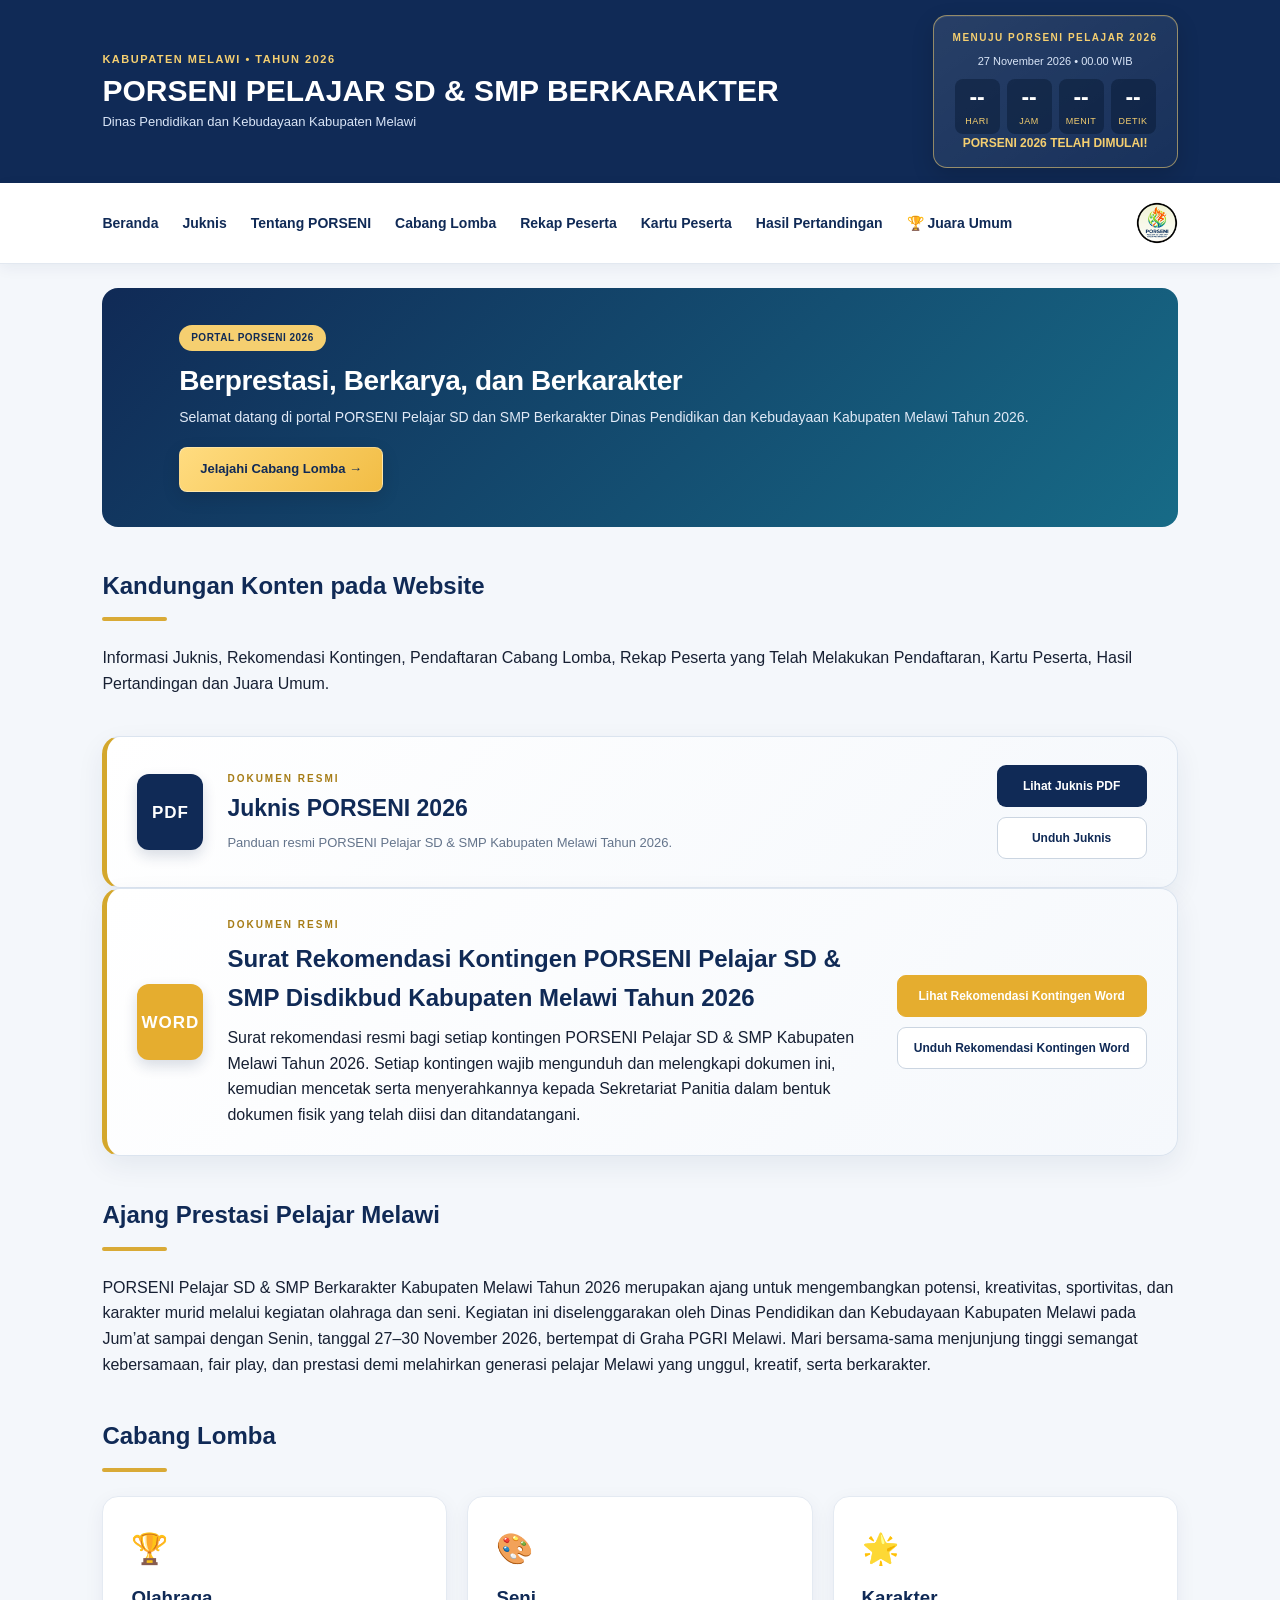
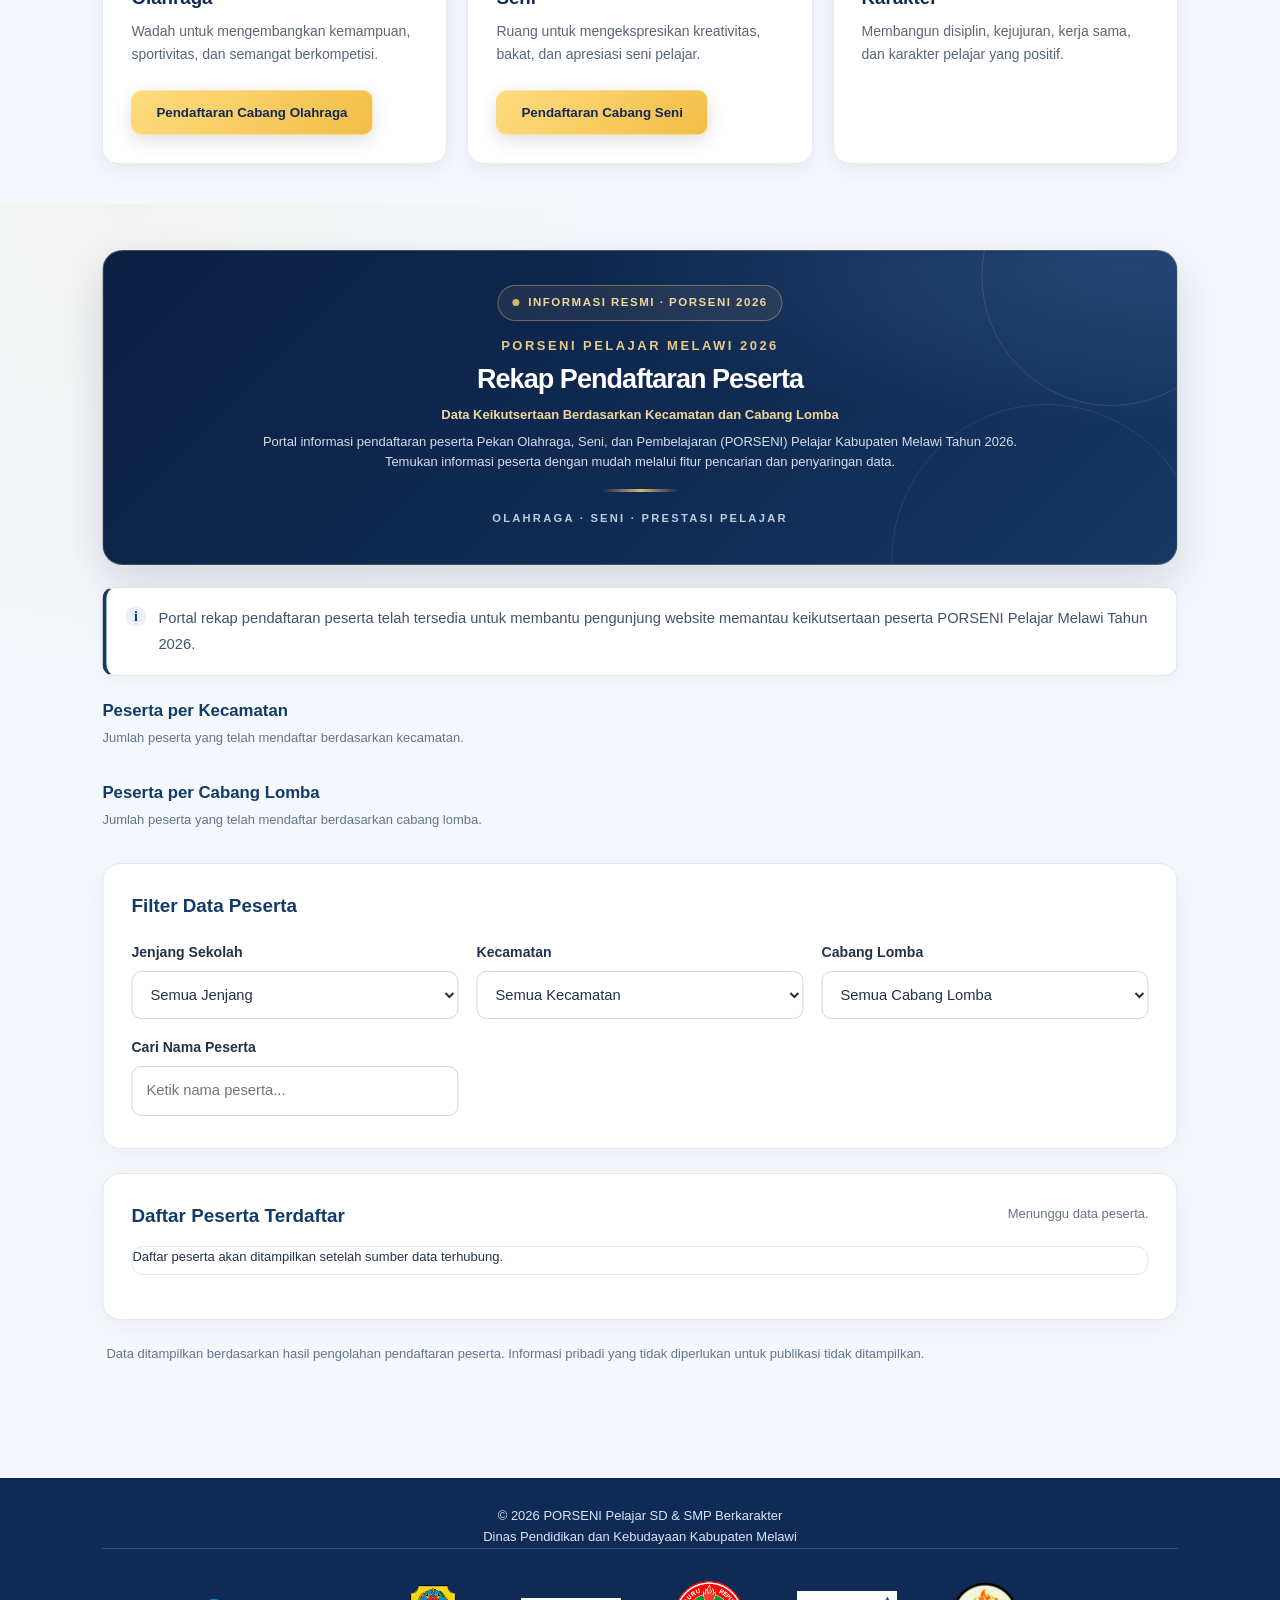
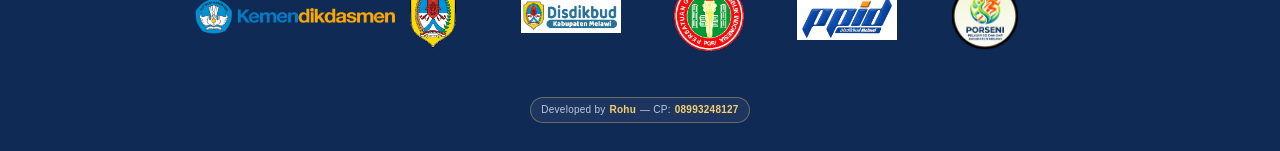
<file: index.html>
<!DOCTYPE html>
<html lang="id">
<head>
    <meta charset="UTF-8">
    <meta name="viewport" content="width=device-width, initial-scale=1.0">

    <title>PORSENI Pelajar Melawi 2026</title>

    <meta name="description" content="Portal resmi PORSENI Pelajar SD dan SMP Berkarakter Disdikbud Kabupaten Melawi Tahun 2026.">

    <link rel="stylesheet" href="logos.css">
    <style>
        * {
            margin: 0;
            padding: 0;
            box-sizing: border-box;
        }

        body {
            font-family: Arial, Helvetica, sans-serif;
            background: #f4f7fb;
            color: #172033;
            line-height: 1.6;
        }

        header {
            background: #102a56;
            color: white;
            padding: 22px 8%;
        }

        .identitas {
            font-size: 13px;
            letter-spacing: 2px;
            color: #f5cf70;
            font-weight: bold;
        }

        header h1 {
            font-size: clamp(20px, 3.2vw, 34px);
            line-height: 1.25;
            margin-top: 8px;
            overflow-wrap: anywhere;
        }

        header p {
            color: #d9e5f7;
            margin-top: 6px;
        }

        nav {
            position: sticky;
            top: 0;
            z-index: 1000;
            background: rgba(255, 255, 255, 0.96);
            backdrop-filter: blur(12px);
            padding: 15px 8%;
            display: flex;
            flex-wrap: wrap;
            align-items: center;
            gap: 24px;
            border-bottom: 1px solid #e2e8f0;
            box-shadow: 0 4px 14px rgba(16, 42, 86, 0.06);
        }

        nav a {
            position: relative;
            color: #102a56;
            text-decoration: none;
            font-weight: bold;
            font-size: 14px;
            padding: 6px 0;
            transition: color 0.25s ease;
        }

        nav a::after {
            content: "";
            position: absolute;
            left: 0;
            bottom: 0;
            width: 100%;
            height: 3px;
            background: #d9aa36;
            border-radius: 3px;
            transform: scaleX(0);
            transform-origin: left;
            transition: transform 0.25s ease;
        }

        nav a:hover {
            color: #b8860b;
        }

        nav a:hover::after {
            transform: scaleX(1);
        }

        .hero {
            margin: 32px auto;
            width: 84%;
            padding: 60px 7%;
            border-radius: 20px;
            background: linear-gradient(135deg, #102a56, #176b87);
            color: white;
        }

        .hero .label {
            display: inline-block;
            background: #f5cf70;
            color: #102a56;
            padding: 6px 14px;
            border-radius: 30px;
            font-size: 12px;
            font-weight: bold;
        }

        .hero h2 {
            font-size: 27px;
            line-height: 1.25;
            letter-spacing: -0.8px;
        }

        .hero p {
            max-width: 1100px;
            color: #e1eaf7;
            line-height: 1.7;
        }

        .tombol {
            display: inline-flex;
            align-items: center;
            justify-content: center;
            gap: 8px;
            margin-top: 25px;
            padding: 14px 24px;
            background: linear-gradient(135deg, #ffdc80, #f2bd45);
            color: #102a56;
            text-decoration: none;
            border: 1px solid rgba(255, 255, 255, 0.35);
            border-radius: 10px;
            font-weight: bold;
            box-shadow: 0 6px 18px rgba(0, 0, 0, 0.12);
            transition:
                transform 0.25s ease,
                box-shadow 0.25s ease,
                background 0.25s ease;
        }

        .tombol:hover {
            transform: translateY(-3px);
            box-shadow: 0 10px 24px rgba(0, 0, 0, 0.2);
            background: linear-gradient(135deg, #ffe7a6, #ffcf5c);
        }

        .tombol:active {
            transform: translateY(0);
        }

        .tombol:focus-visible {
            outline: 3px solid #ffffff;
            outline-offset: 4px;
        }

        .konten {
            width: 84%;
            margin: 40px auto;
        }

        .konten h2 {
            color: #102a56;
            margin-bottom: 8px;
        }

        .garis {
            width: 65px;
            height: 4px;
            background: #d9aa36;
            margin: 12px 0 24px;
            border-radius: 5px;
        }

        .kartu {
            display: grid;
            grid-template-columns: repeat(3, minmax(0, 1fr));
            gap: 20px;
        }

        .item {
            position: relative;
            overflow: hidden;
            background: #ffffff;
            padding: 28px;
            border-radius: 16px;
            border: 1px solid #e4eaf2;
            box-shadow: 0 6px 20px rgba(16, 42, 86, 0.06);
            transition:
                transform 0.3s ease,
                box-shadow 0.3s ease,
                border-color 0.3s ease;
        }

        .item::before {
            content: "";
            position: absolute;
            top: 0;
            left: 0;
            width: 100%;
            height: 4px;
            background: linear-gradient(90deg, #d9aa36, #f7df98);
            transform: scaleX(0);
            transform-origin: left;
            transition: transform 0.3s ease;
        }

        .item:hover {
            transform: translateY(-6px);
            border-color: #d9aa36;
            box-shadow: 0 16px 32px rgba(16, 42, 86, 0.12);
        }

        .item:hover::before {
            transform: scaleX(1);
        }

        .item .ikon {
            font-size: 30px;
            margin-bottom: 10px;
        }

        .item h3 {
            color: #102a56;
            margin-bottom: 8px;
        }

        .item p {
            font-size: 14px;
            color: #596579;
        }

        footer {
            margin-top: 60px;
            padding: 28px 8%;
            text-align: center;
            background: #102a56;
            color: #d9e5f7;
            font-size: 13px;
        }

        @media (max-width: 700px) {
            header {
                padding: 20px 6%;
            }

            nav {
                padding: 12px 4%;
                gap: 8px 16px;
                flex-wrap: nowrap;
                overflow-x: auto;
                white-space: nowrap;
                -webkit-overflow-scrolling: touch;
            }

            nav a {
                flex-shrink: 0;
                font-size: 13px;
            }

            .hero,
            .konten {
                width: 90%;
            }

            .hero {
                padding: 38px 7%;
                margin-top: 22px;
            }

            .kartu {
                grid-template-columns: 1fr;
            }
        }
        
        /* AREA PENDAFTARAN CABANG LOMBA */
        .area-pendaftaran {
            width: 84%;
            max-width: 100%;
            box-sizing: border-box;
            margin: 40px auto;
            padding: 28px;
            background: #f8fafc;
            border: 1px solid #e2e8f0;
            border-radius: 20px;
            scroll-margin-top: 100px;
        }

        .area-pendaftaran[hidden] {
            display: none !important;
        }

        .area-pendaftaran > h3 {
            margin: 0 0 8px;
            color: #102a56;
            font-size: clamp(20px, 3vw, 28px);
        }

        .area-pendaftaran > p {
            margin: 0 0 24px;
            color: #64748b;
            line-height: 1.7;
        }

        /* SUSUNAN KARTU RESPONSIF */
        .daftar-lomba {
            display: grid;
            grid-template-columns: repeat(3, minmax(0, 1fr));
            gap: 20px;
        }

        /* KARTU PENDAFTARAN */
        .kartu-lomba {
            position: relative;
            display: flex;
            flex-direction: column;
            align-items: flex-start;
            min-width: 0;
            padding: 24px;
            overflow-wrap: anywhere;
            background: #ffffff;
            border: 1px solid #e2e8f0;
            border-radius: 16px;
            box-shadow: 0 6px 18px rgba(16, 42, 86, 0.06);
            transition:
                transform 0.25s ease,
                box-shadow 0.25s ease,
                border-color 0.25s ease;
        }

        .kartu-lomba:hover {
            transform: translateY(-5px);
            border-color: #d9aa36;
            box-shadow: 0 14px 28px rgba(16, 42, 86, 0.12);
        }

        /* NOMOR KARTU */
        .nomor-lomba {
            display: grid;
            place-items: center;
            width: 46px;
            height: 46px;
            margin-bottom: 18px;
            color: #102a56;
            background: #fff2c9;
            border: 1px solid #f0d78e;
            border-radius: 12px;
            font-size: 16px;
            font-weight: 800;
        }

        /* LABEL KATEGORI */
        .kategori-lomba {
            margin: 0 0 8px;
            color: #a47710;
            font-size: 12px;
            font-weight: 800;
            letter-spacing: 1px;
            text-transform: uppercase;
        }

        /* NAMA LOMBA */
        .kartu-lomba h3 {
            margin: 0 0 24px;
            color: #102a56;
            font-size: 19px;
            line-height: 1.5;
        }

        /* TOMBOL PENDAFTARAN */
        .tombol-daftar {
            display: inline-flex;
            align-items: center;
            justify-content: center;
            gap: 10px;
            width: 100%;
            min-height: 46px;
            margin-top: auto;
            padding: 12px 16px;
            color: #ffffff;
            background: #102a56;
            border: 1px solid #102a56;
            border-radius: 10px;
            font-size: 14px;
            font-weight: 700;
            text-align: center;
            text-decoration: none;
            transition:
                background 0.2s ease,
                color 0.2s ease,
                border-color 0.2s ease;
        }

        .tombol-daftar:hover {
            color: #102a56;
            background: #f5d477;
            border-color: #d9aa36;
        }

        .tombol-daftar:focus-visible {
            outline: 3px solid #d9aa36;
            outline-offset: 4px;
        }

        /* TABLET */
        @media (max-width: 900px) {
            .daftar-lomba {
                grid-template-columns: repeat(2, minmax(0, 1fr));
            }

            .area-pendaftaran {
                padding: 22px;
            }
        }

        /* HP */
        @media (max-width: 560px) {
            .daftar-lomba {
                grid-template-columns: 1fr;
            }

            .area-pendaftaran {
                padding: 18px;
                border-radius: 14px;
            }

            .kartu-lomba {
                padding: 20px;
            }
        }

        /* PENGGUNA YANG MEMATIKAN ANIMASI */
        @media (prefers-reduced-motion: reduce) {
            .kartu-lomba,
            .tombol-daftar {
                transition: none;
            }

            .kartu-lomba:hover {
                transform: none;
            }
        }
        
/* ==================================================
   MOBILE ENHANCEMENT
   PORSENI PELAJAR MELAWI 2026
   ================================================== */

/* Mencegah halaman melebar secara horizontal */
html {
    scroll-behavior: smooth;
    scroll-padding-top: 90px;
}

body {
    overflow-x: clip;
}

img {
    max-width: 100%;
}

/* Tablet dan HP */
@media (max-width: 700px) {

    /* HEADER UTAMA */
    body > header {
        padding: 24px 5%;
        text-align: center;
    }

    .identitas {
        font-size: 11px;
        letter-spacing: 1.5px;
        line-height: 1.8;
    }

    header h1 {
        margin-top: 10px;
        font-size: clamp(21px, 5.5vw, 29px);
        line-height: 1.3;
        overflow-wrap: anywhere;
    }

    body > header p {
        margin-top: 10px;
        font-size: 13px;
        line-height: 1.7;
    }

    /* NAVIGASI MOBILE */
    body > nav {
        gap: 8px;
        padding: 10px 12px;
        flex-wrap: nowrap;
        overflow-x: auto;
        overflow-y: hidden;
        white-space: nowrap;
        scrollbar-width: thin;
        scrollbar-color: #d9aa36 #f1f5f9;
        -webkit-overflow-scrolling: touch;
    }

    body > nav a {
        display: inline-flex;
        flex: 0 0 auto;
        align-items: center;
        min-height: 40px;
        padding: 9px 12px;
        border-radius: 8px;
        font-size: 13px;
    }

    body > nav a:hover {
        background: #f1f5f9;
    }

    body > nav a::after {
        bottom: 2px;
        left: 12px;
        width: calc(100% - 24px);
    }

    /* LOGO NAVIGASI */
    body > nav .navbar-logo {
        padding: 4px 8px;
    }

    body > nav .navbar-logo img {
        display: block;
        width: 38px;
        height: 38px;
        object-fit: contain;
    }

    /* HERO UTAMA */
    .hero {
        width: 92%;
        margin: 22px auto;
        padding: 34px 22px;
        border-radius: 18px;
    }

    .hero .label {
        max-width: 100%;
        padding: 7px 12px;
        font-size: 11px;
        line-height: 1.6;
    }

    .hero h2 {
        margin-top: 16px;
        font-size: clamp(23px, 6vw, 30px);
        line-height: 1.3;
        letter-spacing: -0.4px;
        overflow-wrap: anywhere;
    }

    .hero p {
        margin-top: 12px;
        font-size: 14px;
        line-height: 1.85;
    }

    /* TOMBOL UTAMA */
    .tombol {
        min-height: 46px;
        max-width: 100%;
        padding: 12px 17px;
        font-size: 14px;
        line-height: 1.5;
        white-space: normal;
        text-align: center;
    }

    /* BAGIAN KONTEN */
    .konten {
        width: 92%;
        margin: 32px auto;
    }

    .konten h2 {
        font-size: clamp(21px, 5vw, 27px);
        line-height: 1.35;
    }

    .konten p {
        font-size: 14px;
        line-height: 1.85;
    }

    .garis {
        margin: 12px 0 20px;
    }

    /* KARTU OLAHRAGA, SENI, DAN KARAKTER */
    .kartu {
        grid-template-columns: 1fr;
        gap: 15px;
    }

    .item {
        padding: 23px 20px;
        border-radius: 14px;
    }

    .item .ikon {
        font-size: 28px;
    }

    .item h3 {
        font-size: 18px;
        line-height: 1.5;
    }

    .item p {
        font-size: 14px;
        line-height: 1.8;
    }

    /* AREA PILIHAN PENDAFTARAN */
    .area-pendaftaran {
        width: 92%;
        margin: 28px auto;
        padding: 22px 16px;
        border-radius: 16px;
        scroll-margin-top: 82px;
    }

    .area-pendaftaran > h3 {
        font-size: 22px;
        line-height: 1.4;
    }

    .area-pendaftaran > p {
        margin-bottom: 20px;
        font-size: 14px;
        line-height: 1.8;
    }

    .daftar-lomba {
        grid-template-columns: 1fr;
        gap: 14px;
    }

    .kartu-lomba {
        padding: 20px 17px;
        border-radius: 14px;
    }

    .nomor-lomba {
        width: 42px;
        height: 42px;
        margin-bottom: 14px;
    }

    .kartu-lomba h3 {
        margin-bottom: 18px;
        font-size: 17px;
        line-height: 1.55;
    }

    .tombol-daftar {
        min-height: 46px;
        font-size: 14px;
    }

    /* FOOTER */
    body > footer {
        margin-top: 42px;
        padding: 26px 5%;
        font-size: 12px;
        line-height: 1.8;
        overflow-wrap: anywhere;
    }

    body > footer p + p {
        margin-top: 4px;
    }
}

/* HP KECIL */
@media (max-width: 400px) {

    body > header {
        padding: 21px 16px;
    }

    .identitas {
        font-size: 10px;
        letter-spacing: 1.2px;
    }

    header h1 {
        font-size: 21px;
    }

    body > nav {
        padding: 8px 9px;
        gap: 5px;
    }

    body > nav a {
        padding: 8px 10px;
        font-size: 12px;
    }

    body > nav .navbar-logo img {
        width: 34px;
        height: 34px;
    }

    .hero {
        width: 94%;
        padding: 29px 18px;
    }

    .hero h2 {
        font-size: 23px;
    }

    .hero p {
        font-size: 13px;
    }

    .konten {
        width: 94%;
        margin: 28px auto;
    }

    .area-pendaftaran {
        width: 94%;
        padding: 18px 13px;
    }

    .kartu-lomba {
        padding: 18px 15px;
    }
}

/* Kurangi animasi jika diminta oleh perangkat pengguna */
@media (prefers-reduced-motion: reduce) {
    html {
        scroll-behavior: auto;
    }

    .tombol,
    .item,
    .kartu-lomba,
    .tombol-daftar,
    nav a {
        transition: none !important;
    }

    .item:hover,
    .kartu-lomba:hover,
    .tombol:hover {
        transform: none;
    }
}


        /* IDENTITAS PENGEMBANG DI FOOTER */
        .footer-developer {
            display: flex;
            justify-content: center;
            align-items: center;
            gap: 4px;
            flex-wrap: nowrap;
            white-space: nowrap;
            width: max-content;
            max-width: 100%;
            margin: 14px auto 0;
            padding: 5px 10px;
            border: 1px solid rgba(245, 207, 112, 0.35);
            border-radius: 999px;
            background: rgba(255, 255, 255, 0.06);
            color: #b9c8df;
            font-size: 10px;
            line-height: 1.4;
            letter-spacing: 0.25px;
        }

        .footer-developer .developer-name {
            color: #f5cf70;
            font-weight: 700;
        }

        .footer-developer a {
            color: #f5cf70;
            font-weight: 700;
            text-decoration: none;
            transition: color 0.2s ease, text-shadow 0.2s ease;
        }

        .footer-developer a:hover {
            color: #ffe8a3;
            text-decoration: underline;
            text-shadow: 0 0 8px rgba(245, 207, 112, 0.35);
        }

        .footer-developer a:focus-visible {
            outline: 2px solid #f5cf70;
            outline-offset: 3px;
            border-radius: 3px;
        }

        @media (max-width: 400px) {
            .footer-developer {
                font-size: 9px;
                padding: 5px 8px;
                gap: 3px;
            }
        }


        /* HEADER + COUNTDOWN PORSENI */
        header .header-inner {
            display: flex;
            align-items: center;
            justify-content: space-between;
            gap: 28px;
        }

        header .header-copy {
            flex: 1 1 auto;
            min-width: 0;
        }

        header .header-copy h1 {
            max-width: 100%;
        }

        .countdown-box {
            flex: 0 0 auto;
            min-width: 245px;
            padding: 14px 18px;
            border: 1px solid rgba(245, 207, 112, 0.55);
            border-radius: 14px;
            background: linear-gradient(145deg, rgba(255,255,255,.10), rgba(255,255,255,.035));
            box-shadow: 0 8px 22px rgba(0,0,0,.16), inset 0 1px 0 rgba(255,255,255,.08);
            text-align: center;
        }

        .countdown-title {
            color: #f5cf70;
            font-size: 10px;
            font-weight: 800;
            letter-spacing: 1.5px;
            text-transform: uppercase;
            margin-bottom: 7px;
        }

        .countdown-date {
            color: #d9e5f7;
            font-size: 11px;
            margin-bottom: 8px;
        }

        .countdown-timer {
            display: flex;
            justify-content: center;
            align-items: center;
            gap: 7px;
        }

        .countdown-unit {
            min-width: 45px;
            padding: 6px 5px;
            border-radius: 8px;
            background: rgba(4, 19, 43, .42);
        }

        .countdown-unit strong {
            display: block;
            color: #fff;
            font-size: 23px;
            line-height: 1.1;
            font-variant-numeric: tabular-nums;
        }

        .countdown-unit span {
            display: block;
            color: #f5cf70;
            font-size: 9px;
            margin-top: 4px;
            letter-spacing: .5px;
        }

        .countdown-status {
            color: #f5cf70;
            font-size: 12px;
            font-weight: 700;
        }

        @media (max-width: 900px) {
            header .header-inner {
                flex-direction: column;
                align-items: stretch;
                gap: 18px;
            }
            .countdown-box {
                width: min(100%, 420px);
                min-width: 0;
                margin: 0 auto;
            }
        }

        @media (max-width: 700px) {
            header .header-copy { text-align: center; }
            .countdown-box { padding: 12px 10px; }
            .countdown-unit { min-width: 42px; }
            .countdown-unit strong { font-size: 21px; }
        }

        /* =====================================================
        PORSENI 2026 — COMPACT UI REFINEMENT
        Header, Hero, dan Rekap Pendaftaran
        ===================================================== */


        /* =====================================================
        1. HEADER UTAMA — PORSENI PELAJAR
        ===================================================== */

        body > header {
            padding: 15px 8% !important;
        }

        body > header .identitas {
            font-size: 11px;
            letter-spacing: 1.5px;
            line-height: 1.4;
        }

        body > header h1 {
            font-size: clamp(22px, 2.5vw, 30px);
            line-height: 1.2;
            margin-top: 5px;
            margin-bottom: 4px;
        }

        body > header p {
            font-size: 13px;
            line-height: 1.4;
            margin-top: 4px;
        }


        /* =====================================================
        2. HERO — BERPRESTASI, BERKARYA, DAN BERKARAKTER
        ===================================================== */

        .hero {
            padding: 35px 6% !important;
            margin: 24px auto !important;
            border-radius: 16px;
        }

        .hero .label {
            padding: 5px 12px;
            font-size: 10px;
            letter-spacing: 0.5px;
        }

        .hero h2 {
            font-size: clamp(22px, 2.5vw, 28px);
            line-height: 1.25;
            letter-spacing: -0.4px;
            margin-top: 12px;
            margin-bottom: 8px;
        }

        .hero p {
            max-width: 950px;
            font-size: 14px;
            line-height: 1.6;
            margin-top: 8px;
        }

        .hero .tombol {
            margin-top: 18px;
            padding: 11px 20px;
            font-size: 13px;
            border-radius: 8px;
        }


        /* =====================================================
        3. REKAP PENDAFTARAN PESERTA
        ===================================================== */

        /* Bagian luar rekap */
        #rekap-pendaftaran {
            margin-top: 28px !important;
            margin-bottom: 28px !important;
        }

        /* Judul utama rekap */
        #rekap-pendaftaran h1,
        #rekap-pendaftaran h2 {
            font-size: clamp(20px, 2.2vw, 27px);
            line-height: 1.25;
            margin-top: 0;
            margin-bottom: 8px;
        }

        /* Label PORSENI PELAJAR MELAWI 2026 */
        #rekap-pendaftaran .label,
        #rekap-pendaftaran .section-label {
            font-size: 10px;
            letter-spacing: 1.2px;
            line-height: 1.4;
        }

        /* Jarak antar elemen rekap */
        #rekap-pendaftaran p {
            font-size: 13px;
            line-height: 1.5;
            margin-bottom: 8px;
        }


        /* =====================================================
        RESPONSIVE — TABLET DAN HP
        ===================================================== */

        @media (max-width: 700px) {

            body > header {
                padding: 18px 5% !important;
            }

            body > header h1 {
                font-size: clamp(20px, 5vw, 26px);
                line-height: 1.25;
            }

            body > header p {
                font-size: 12px;
            }

            .hero {
                padding: 28px 22px !important;
                margin: 18px auto !important;
            }

            .hero h2 {
                font-size: clamp(21px, 5.5vw, 26px);
            }

            .hero p {
                font-size: 13px;
                line-height: 1.65;
            }

            #rekap-pendaftaran {
                margin-top: 22px !important;
                margin-bottom: 22px !important;
            }

            #rekap-pendaftaran h1,
            #rekap-pendaftaran h2 {
                font-size: 21px;
            }
        }


        /* =====================================================
        HP KECIL
        ===================================================== */

        @media (max-width: 400px) {

            body > header {
                padding: 15px 14px !important;
            }

            body > header h1 {
                font-size: 20px;
            }

            .hero {
                padding: 24px 17px !important;
            }

            .hero h2 {
                font-size: 21px;
            }

            .hero p {
                font-size: 12px;
            }
        }

        /* ==========================================
        REKOMENDASI KONTINGEN PORSENI 2026
        ========================================== */

        /* Kotak ikon WORD */
        .rekomendasi-icon {
            background-color: #E5AD2F;
            color: #ffffff;
            font-size: 17px;
            font-weight: 900;
            letter-spacing: 1px;
        }

        /* Tombol Lihat Rekomendasi Kontingen Word */
        .rekomendasi-btn-primary {
            background-color: #E5AD2F;
            border-color: #E5AD2F;
            color: #ffffff;
        }

        .rekomendasi-btn-primary:hover {
            background-color: #C99420;
            border-color: #C99420;
            color: #ffffff;
        }

    </style>

<link rel="stylesheet" href="css/rekap-pendaftaran.css">

</head>

<body>

    <header>
        <div class="header-inner">
            <div class="header-copy">
                <div class="identitas">KABUPATEN MELAWI • TAHUN 2026</div>
                <h1>PORSENI PELAJAR SD &amp; SMP BERKARAKTER</h1>
                <p>Dinas Pendidikan dan Kebudayaan Kabupaten Melawi</p>
            </div>

            <aside class="countdown-box" aria-label="Hitung mundur pelaksanaan PORSENI">
                <div class="countdown-title">Menuju PORSENI PELAJAR 2026</div>
                <div class="countdown-date">27 November 2026 • 00.00 WIB</div>
                <div class="countdown-timer" id="countdown-timer">
                    <div class="countdown-unit"><strong id="countdown-days">--</strong><span>HARI</span></div>
                    <div class="countdown-unit"><strong id="countdown-hours">--</strong><span>JAM</span></div>
                    <div class="countdown-unit"><strong id="countdown-minutes">--</strong><span>MENIT</span></div>
                    <div class="countdown-unit"><strong id="countdown-seconds">--</strong><span>DETIK</span></div>
                </div>
                <div class="countdown-status" id="countdown-status" hidden></div>
            </aside>
        </div>
    </header>

    <nav>
        <a href="#beranda">Beranda</a>
        <a href="#juknis">Juknis</a>
        <a href="#tentang">Tentang PORSENI</a>
        <a href="#cabang">Cabang Lomba</a>
        <a href="#rekap-pendaftaran">Rekap Peserta</a>
        <a href="kartu-peserta-web.html">Kartu Peserta</a>
        <a href="hasil-pertandingan.html">Hasil Pertandingan</a>
        <a class="navlink" href="juara-umum.html">
        🏆 Juara Umum
        </a>
        <a href="#beranda" class="navbar-logo" aria-label="PORSENI Pelajar - Beranda">
            <img
                src="assets/logos/porseni-pelajar.png"
                alt="Logo PORSENI Pelajar"
            >
        </a>
    </nav>

    <main>
        <section class="hero" id="beranda">
            <span class="label">PORTAL PORSENI 2026</span>

            <h2>Berprestasi, Berkarya, dan Berkarakter</h2>

            <p>
                Selamat datang di portal PORSENI Pelajar SD dan SMP
                Berkarakter Dinas Pendidikan dan Kebudayaan
                Kabupaten Melawi Tahun 2026.
            </p>

            <a class="tombol" href="#cabang">
                Jelajahi Cabang Lomba →
            </a>
        </section>

                <section class="konten" id="informasi">
            <h2>Kandungan Konten pada Website</h2>

            <div class="garis"></div>

            <p>
                Informasi Juknis, Rekomendasi Kontingen, Pendaftaran Cabang Lomba, Rekap Peserta yang Telah Melakukan Pendaftaran, Kartu Peserta, Hasil Pertandingan dan Juara Umum.
            </p>
        </section>

        <!-- KARTU JUKNIS RESMI PORSENI 2026 -->
        <section class="konten juknis-section" id="juknis">
            <div class="juknis-card">
                <div class="juknis-icon" aria-hidden="true">
                    <span>PDF</span>
                </div>

                <div class="juknis-info">
                    <p class="juknis-label">DOKUMEN RESMI</p>
                    <h2>Juknis PORSENI 2026</h2>
                    <p>
                        Panduan resmi PORSENI Pelajar SD & SMP
                        Kabupaten Melawi Tahun 2026.
                    </p>
                </div>

                <div class="juknis-actions">
                    <a
                        class="juknis-btn juknis-btn-primary"
                        href="dokumen/JUKNIS%20PORSENI%20SD%20%26%20SMP%20MELAWI%202026-v2.pdf"
                        target="_blank"
                        rel="noopener"
                    >
                        Lihat Juknis PDF
                    </a>

                    <a
                        class="juknis-btn juknis-btn-secondary"
                        href="dokumen/JUKNIS%20PORSENI%20SD%20%26%20SMP%20MELAWI%202026-v2.pdf"
                        download
                    >
                        Unduh Juknis
                    </a>
                </div>
            </div>

            <!-- REKOMENDASI KONTINGEN -->
            <div class="juknis-card rekomendasi-card">

                <div class="juknis-icon rekomendasi-icon">
                    WORD
                </div>

                <div class="juknis-content">
                    <div class="juknis-label">DOKUMEN RESMI</div>

                    <h2>
                        Surat Rekomendasi Kontingen PORSENI Pelajar SD & SMP Disdikbud Kabupaten Melawi Tahun 2026
                    </h2>

                    <p>
                        Surat rekomendasi resmi bagi setiap kontingen PORSENI
                        Pelajar SD & SMP Kabupaten Melawi Tahun 2026.
                        Setiap kontingen wajib mengunduh dan melengkapi dokumen
                        ini, kemudian mencetak serta menyerahkannya kepada
                        Sekretariat Panitia dalam bentuk dokumen fisik yang
                        telah diisi dan ditandatangani.
                    </p>
                </div>

                <div class="juknis-actions">

                    <!-- LIHAT DOKUMEN WORD - VIEWER -->
                    <a
                        class="juknis-btn juknis-btn-primary rekomendasi-btn-primary"
                        href="https://docs.google.com/gview?embedded=1&url=https%3A%2F%2Fpkpgrimelawi2025-ui.github.io%2Fwebsite-porseni-pelajar-melawi%2Fdokumen%2Fsurat-rekomendasi-kontingen-porseni-2026.docx"
                        target="_blank"
                        rel="noopener noreferrer"
                    >
                        Lihat Rekomendasi Kontingen Word
                    </a>

                    <!-- UNDUH DOKUMEN WORD -->
                    <a
                        class="juknis-btn juknis-btn-secondary"
                        href="dokumen/surat-rekomendasi-kontingen-porseni-pelajar-2026.docx"
                        download="Surat-Rekomendasi-Kontingen-PORSENI-Pelajar-2026.docx"
                    >
                        Unduh Rekomendasi Kontingen Word
                    </a>

                </div>

            </div>
            <!-- AKHIR REKOMENDASI KONTINGEN -->
        </section>

        <section class="konten" id="tentang">
            <h2>Ajang Prestasi Pelajar Melawi</h2>

            <div class="garis"></div>

            <p class="narasi-porseni">
                PORSENI Pelajar SD &amp; SMP Berkarakter Kabupaten Melawi Tahun 2026 merupakan ajang untuk mengembangkan potensi, kreativitas, sportivitas, dan karakter murid melalui kegiatan olahraga dan seni. Kegiatan ini diselenggarakan oleh Dinas Pendidikan dan Kebudayaan Kabupaten Melawi pada Jum’at sampai dengan Senin, tanggal 27–30 November 2026, bertempat di Graha PGRI Melawi. Mari bersama-sama menjunjung tinggi semangat kebersamaan, fair play, dan prestasi demi melahirkan generasi pelajar Melawi yang unggul, kreatif, serta berkarakter.
            </p>
        </section>

        <section class="konten" id="cabang">
            <h2>Cabang Lomba</h2>

            <div class="garis"></div>

            <div class="kartu">

                <article class="item">
                    <div class="ikon">🏆</div>
                    <h3>Olahraga</h3>
                    <p>
                        Wadah untuk mengembangkan kemampuan,
                        sportivitas, dan semangat berkompetisi.
                    </p>
                    <button
                        type="button"
                        class="tombol"
                        onclick="bukaKategoriLomba('olahraga')"
                    >
                        Pendaftaran Cabang Olahraga
                    </button>
                </article>

                <article class="item">
                    <div class="ikon">🎨</div>
                    <h3>Seni</h3>
                    <p>
                        Ruang untuk mengekspresikan kreativitas,
                        bakat, dan apresiasi seni pelajar.
                    </p>
                    <button
                        type="button"
                        class="tombol"
                        onclick="bukaKategoriLomba('seni')"
                    >
                        Pendaftaran Cabang Seni
                    </button>
                </article>

                <article class="item">
                    <div class="ikon">🌟</div>
                    <h3>Karakter</h3>
                    <p>
                        Membangun disiplin, kejujuran, kerja sama,
                        dan karakter pelajar yang positif.
                    </p>
                </article>
            </div>
        </section>
        <!-- AREA PENDAFTARAN OLAHRAGA -->
        <div id="pendaftaran-olahraga" class="area-pendaftaran" hidden>
            <h3>Pendaftaran Cabang Olahraga</h3>
            <p>Pilih cabang olahraga yang akan diikuti.</p>
            <div id="daftar-olahraga" class="daftar-lomba"></div>
            <button
            type="button"
            class="tombol"
            onclick="kembaliKeCabangLomba()"
            >
            ← Kembali ke Cabang Lomba
            </button>
        </div>

        <!-- AREA PENDAFTARAN SENI -->
        <div id="pendaftaran-seni" class="area-pendaftaran" hidden>
            <h3>Pendaftaran Cabang Seni</h3>
            <p>Pilih cabang seni yang akan diikuti.</p>
            <div id="daftar-seni" class="daftar-lomba"></div>
            <button
            type="button"
            class="tombol"
            onclick="kembaliKeCabangLomba()"
            >
            ← Kembali ke Cabang Lomba
            </button>
        </div>
    </main>

    <div id="wadah-rekap-pendaftaran"></div>

    <footer>
        <p>
            © 2026 PORSENI Pelajar SD & SMP Berkarakter
        </p>
        <p>
            Dinas Pendidikan dan Kebudayaan Kabupaten Melawi
        </p>
        <!-- IDENTITAS DAN MITRA PENYELENGGARA -->
        <div id="wadah-logo"></div>

        <!-- KREDIT PENGEMBANG: WhatsApp dapat diklik -->
        <div class="footer-developer">
            <span>Developed by</span>
            <span class="developer-name">Rohu</span>
            <span>— CP:</span>
            <a href="https://wa.me/628993248127" target="_blank" rel="noopener noreferrer"
               aria-label="Hubungi Rohu melalui WhatsApp di 08993248127">08993248127</a>
        </div>
    </footer>


    <script>
        // Countdown menuju pembukaan PORSENI: 27 November 2026 pukul 00.00 WIB
        (function () {
            const targetDate = new Date("2026-11-27T00:00:00+07:00").getTime();
            const dayEl = document.getElementById("countdown-days");
            const hourEl = document.getElementById("countdown-hours");
            const minuteEl = document.getElementById("countdown-minutes");
            const secondEl = document.getElementById("countdown-seconds");
            const timerEl = document.getElementById("countdown-timer");
            const statusEl = document.getElementById("countdown-status");

            function updateCountdown() {
                const now = Date.now();
                const distance = targetDate - now;

                if (distance <= 0) {
                    timerEl.hidden = true;
                    statusEl.hidden = false;
                    statusEl.textContent = "PORSENI 2026 TELAH DIMULAI!";
                    return;
                }

                const days = Math.floor(distance / (1000 * 60 * 60 * 24));
                const hours = Math.floor((distance % (1000 * 60 * 60 * 24)) / (1000 * 60 * 60));
                const minutes = Math.floor((distance % (1000 * 60 * 60)) / (1000 * 60));
                const seconds = Math.floor((distance % (1000 * 60)) / 1000);

                dayEl.textContent = String(days).padStart(2, "0");
                hourEl.textContent = String(hours).padStart(2, "0");
                minuteEl.textContent = String(minutes).padStart(2, "0");
                secondEl.textContent = String(seconds).padStart(2, "0");
            }

            updateCountdown();
            setInterval(updateCountdown, 1000);
        })();
    </script>
    <script src="script.js"></script>
    <script src="js/muat-komponen.js"></script>
    <script src="js/rekap-data.js"></script>
    <script src="js/rekap-tampilan.js"></script>
    <script src="js/integrasi-rekap.js"></script>
</body>
</html>
</file>
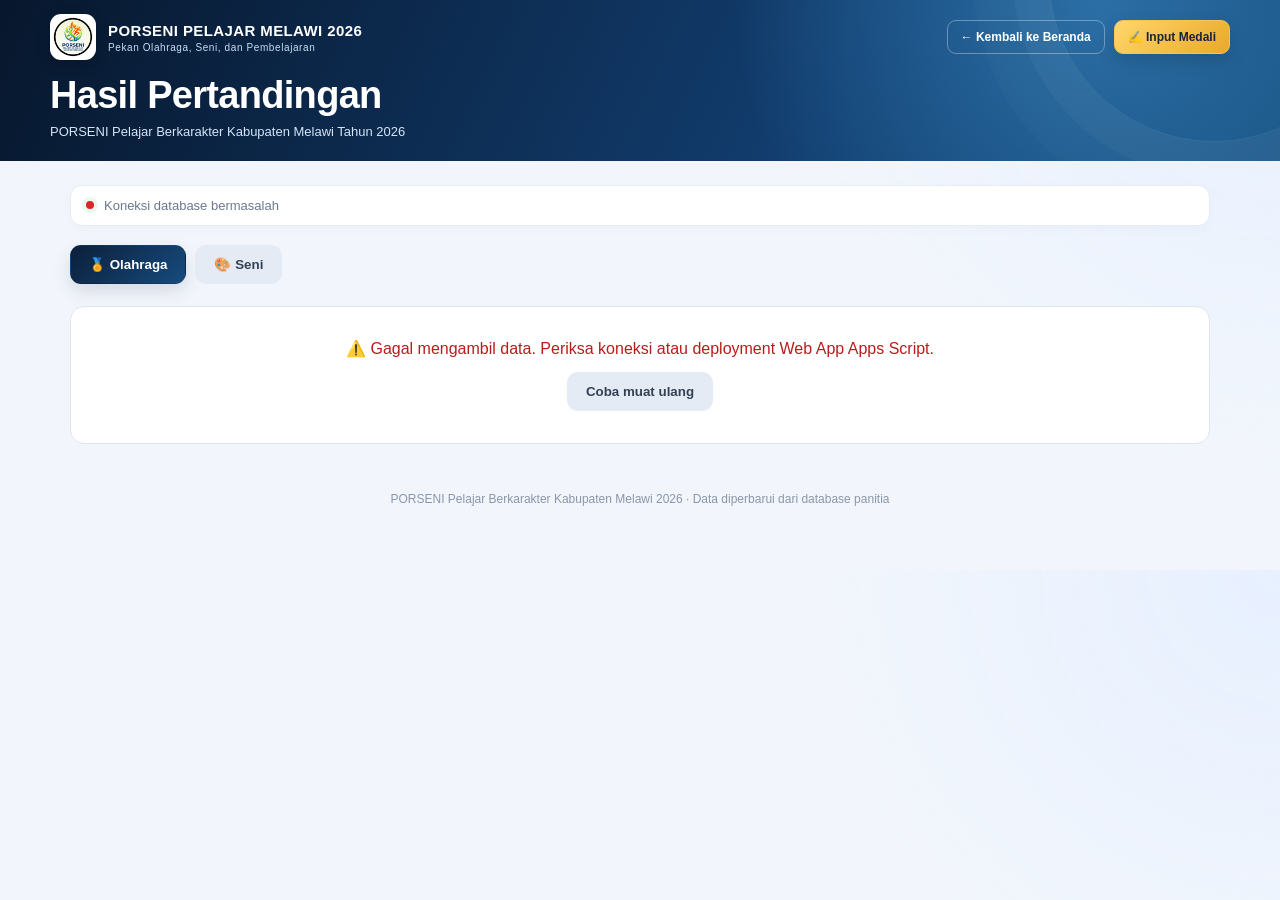
<file: hasil-pertandingan.html>
<!DOCTYPE html>
<html lang="id">
<head>
<meta charset="UTF-8"><meta name="viewport" content="width=device-width, initial-scale=1">
<meta name="theme-color" content="#102c50">
<title>Hasil Pertandingan | PORSENI Pelajar Berkarakter Melawi 2026</title>
<style>
:root{--navy:#102c50;--blue:#174b7d;--gold:#d99a16;--silver:#64748b;--bronze:#a6532b;--bg:#f2f6fc;--text:#17243a;--muted:#6b7890;--line:#dce5f0}
*{box-sizing:border-box}body{margin:0;font-family:Inter,"Segoe UI",Arial,sans-serif;background:radial-gradient(circle at top right,#e7f0ff 0,transparent 34%),var(--bg);color:var(--text)}
.wrap{max-width:1180px;margin:auto}
.topbar{color:#fff;padding:13px 20px 22px;position:relative;overflow:hidden;background:radial-gradient(circle at 86% 0%,#2b6fa6 0%,transparent 33%),linear-gradient(115deg,#07172d,#123e70 65%,#174f7d)}
.topbar:after{content:"";position:absolute;width:330px;height:330px;border:1px solid #ffffff16;border-radius:50%;right:-100px;top:-190px;box-shadow:0 0 0 35px #ffffff08,0 0 0 75px #ffffff05;pointer-events:none}
.topnav{display:flex;justify-content:space-between;align-items:center;gap:14px;margin-bottom:14px;min-height:48px;position:relative;z-index:1}
.brand{display:flex;align-items:center;gap:12px;min-width:0}.brand-logo{width:46px;height:46px;object-fit:contain;background:#fff;border-radius:11px;padding:3px;box-shadow:0 4px 14px #0003;flex-shrink:0}
.brand-text{display:flex;flex-direction:column;gap:3px}.brand-text strong{font-size:15px;letter-spacing:.4px}.brand-text span{color:#c7ddf6;font-size:10px;letter-spacing:.6px}
.navactions{display:flex;gap:9px;flex-wrap:wrap}.navlink{display:inline-flex;align-items:center;justify-content:center;color:#fff;text-decoration:none;border:1px solid #ffffff55;border-radius:9px;padding:9px 13px;font-size:12px;font-weight:800;transition:.2s;white-space:nowrap}
.navlink:hover{background:#ffffff15;transform:translateY(-1px)}.navlink.primary{background:linear-gradient(135deg,#ffd66b,#e9a92b);border-color:#f5c451;color:#17243a;box-shadow:0 7px 18px #0002}
.hero{position:relative;z-index:1}.hero h1{margin:0;font-size:clamp(27px,3vw,38px);line-height:1.1;letter-spacing:-.7px}.hero p{margin:7px 0 0;color:#d6e5f7;font-size:13px}
.content{padding:24px 20px 48px}.status{display:flex;align-items:center;gap:10px;color:var(--muted);font-size:13px;margin-bottom:19px;padding:12px 15px;background:#fff;border:1px solid #e6edf7;border-radius:12px;box-shadow:0 3px 12px #0b1f3a06}
.dot{width:8px;height:8px;border-radius:50%;background:#16a34a;box-shadow:0 0 0 4px #16a34a15;flex-shrink:0}
.tabs{display:flex;gap:9px;flex-wrap:wrap;margin-bottom:22px}.tab{border:1px solid transparent;border-radius:11px;padding:11px 18px;background:#e4ebf5;color:#334155;font-weight:800;cursor:pointer;transition:.2s}.tab:hover{transform:translateY(-1px);background:#d9e4f2}.tab.active{background:linear-gradient(135deg,#0b1f3a,#174b7d);color:#fff;box-shadow:0 7px 18px #0b1f3a20}
.section-title{display:flex;align-items:center;justify-content:space-between;gap:12px;margin:22px 0 14px}.section-title h2{margin:0;font-size:22px;letter-spacing:-.3px;font-weight:900;color:#102d50}.pill{background:#dceafe;color:#164778;border:1px solid #c6dcfa;padding:6px 11px;border-radius:30px;font-size:11px;font-weight:800;white-space:nowrap}
.grid{display:grid;grid-template-columns:repeat(3,minmax(0,1fr));gap:18px}.card{background:#fff;border:1px solid #d8e3f1;border-radius:18px;overflow:hidden;box-shadow:0 6px 22px #123e700d;transition:transform .2s,box-shadow .2s}.card:hover{transform:translateY(-4px);box-shadow:0 16px 35px #123e7020}
.cardhead{padding:15px 18px;color:#12365d;font-weight:900;font-size:15px;display:flex;align-items:center;gap:9px;background:linear-gradient(110deg,#eaf3ff,#fff);border-bottom:1px solid #dce8f6}.cardhead:before{content:"";width:5px;height:22px;border-radius:5px;background:linear-gradient(#ffc857,#f59e0b);flex-shrink:0}
.cardbody{padding:15px 16px 17px}.medals{display:grid;grid-template-columns:repeat(3,minmax(0,1fr));gap:9px}.medal{border-radius:14px;padding:10px 5px 12px;text-align:center;border:1px solid transparent;transition:transform .2s,box-shadow .2s;min-width:0}.medal:hover{transform:translateY(-3px);box-shadow:0 7px 16px #00000012}
.medal:nth-child(1){background:linear-gradient(145deg,#fff9e8,#ffedb0);border-color:#f2d27c}.medal:nth-child(2){background:linear-gradient(145deg,#fff,#e1e9f2);border-color:#cbd5e1}.medal:nth-child(3){background:linear-gradient(145deg,#fff4ec,#f5d1b8);border-color:#e5b18d}
.medal .emoji{display:flex;align-items:center;justify-content:center;min-height:74px}.medal .emoji img{width:70px;height:70px;object-fit:contain;filter:drop-shadow(0 4px 5px #0003);transition:transform .25s}.medal:hover .emoji img{transform:scale(1.08) rotate(-2deg)}
.medal strong{display:block;font-size:20px;font-weight:900;margin:3px 0 4px;color:#14243b}.medal:nth-child(1) strong,.medal:nth-child(1) small{color:#986600}.medal:nth-child(2) strong,.medal:nth-child(2) small{color:#475569}.medal:nth-child(3) strong,.medal:nth-child(3) small{color:#9a3412}
.medal small{display:block;font-size:10px;font-weight:900;letter-spacing:.6px}
.winner{font-size:13px;margin-top:10px;line-height:1.5;padding:10px 11px;border-radius:10px;border:1px solid transparent;font-weight:700;overflow-wrap:anywhere}.winner b{display:block;font-size:10px;text-transform:uppercase;letter-spacing:.65px;margin-bottom:4px}
.winner-gold{background:#fff8e5;border-color:#f4dfaa;color:#805600}.winner-silver{background:#f1f5f9;border-color:#d9e1eb;color:#475569}.winner-bronze{background:#fff1e8;border-color:#f0d0bd;color:#8f3d1b}.empty{color:#8492a6;font-style:italic;font-weight:500}
.tablewrap{overflow-x:auto;background:#fff;border:1px solid #d8e3f1;border-radius:17px;margin-top:15px;box-shadow:0 8px 25px #123e7010}table{border-collapse:collapse;width:100%;min-width:650px}
th,td{text-align:left;padding:14px 16px;border-bottom:1px solid #e4edf6;font-size:13px}th{background:linear-gradient(100deg,#12365d,#1b5687);color:#fff;font-size:11px;text-transform:uppercase;letter-spacing:.6px}
tbody tr{transition:background .18s}tbody tr:nth-child(even){background:#f5f9ff}tbody tr:hover{background:#e4f1ff}tr:last-child td{border-bottom:0}
.rank{font-weight:900;color:#1e4e7c;width:55px}.district{font-weight:900;color:#12365d}.num{text-align:center;font-weight:900}td:nth-child(3){color:#a16207}td:nth-child(4){color:#475569}td:nth-child(5){color:#9a3412}
.total{background:linear-gradient(135deg,#e0edff,#d3e5ff);font-weight:900;color:#123e70;font-size:15px}tbody tr:nth-child(1) .rank{color:#d69b00;font-size:20px}tbody tr:nth-child(2) .rank{color:#64748b;font-size:18px}tbody tr:nth-child(3) .rank{color:#b45309;font-size:18px}
.loading,.error{padding:32px;text-align:center;background:#fff;border:1px solid var(--line);border-radius:14px;color:var(--muted)}.error{color:#b91c1c}.footer{text-align:center;color:#8a96a8;font-size:12px;margin-top:32px;padding:16px}
@media(max-width:850px){.grid{grid-template-columns:repeat(2,minmax(0,1fr))}}
@media(max-width:560px){.grid{grid-template-columns:1fr}.topnav{align-items:flex-start;flex-direction:column}.navactions{width:100%}.navlink{flex:1}.hero p{font-size:12px}.content{padding:18px 12px 36px}.section-title h2{font-size:19px}.status{align-items:flex-start;flex-wrap:wrap}.brand-logo{width:40px;height:40px}.brand-text strong{font-size:12px}.brand-text span{font-size:9px}.hero h1{font-size:28px}.medal .emoji img{width:78px;height:78px}}
/* =====================================================
   RESPONSIVE DESIGN — PORSENI HASIL PERTANDINGAN
   Laptop, Tablet, HP, dan HP ukuran kecil
===================================================== */

/* Laptop dan layar sedang */
@media (max-width: 1100px) {
  .wrap {
    max-width: 100%;
    padding-left: 18px;
    padding-right: 18px;
  }

  .grid {
    grid-template-columns: repeat(2, minmax(0, 1fr));
    gap: 16px;
  }

  .medal .emoji img {
    width: 64px;
    height: 64px;
  }
}

/* Tablet */
@media (max-width: 768px) {
  .topbar {
    padding: 12px 16px 20px;
  }

  .topnav {
    flex-direction: column;
    align-items: flex-start;
    gap: 14px;
  }

  .brand-logo {
    width: 42px;
    height: 42px;
  }

  .brand-text strong {
    font-size: 13px;
  }

  .navactions {
    width: 100%;
  }

  .navlink {
    flex: 1;
    text-align: center;
    padding: 11px 10px;
  }

  .hero h1 {
    font-size: 30px;
  }

  .hero p {
    font-size: 12px;
    line-height: 1.5;
  }

  .content {
    padding: 20px 14px 35px;
  }

  .section-title h2 {
    font-size: 20px;
  }

  .cardhead {
    font-size: 14px;
  }

  .cardbody {
    padding: 12px;
  }

  .medals {
    gap: 7px;
  }

  .medal {
    padding: 8px 4px 10px;
  }

  .medal .emoji img {
    width: 58px;
    height: 58px;
  }

  .medal strong {
    font-size: 18px;
  }

  .winner {
    font-size: 12px;
    padding: 9px;
  }

  th,
  td {
    padding: 12px 10px;
    font-size: 12px;
  }
}

/* HP */
@media (max-width: 560px) {
  .wrap {
    padding-left: 12px;
    padding-right: 12px;
  }

  .topbar {
    padding: 12px 12px 18px;
  }

  .topnav {
    margin-bottom: 16px;
  }

  .brand-logo {
    width: 38px;
    height: 38px;
    border-radius: 9px;
  }

  .brand-text strong {
    font-size: 11px;
    letter-spacing: 0;
  }

  .brand-text span {
    font-size: 8px;
    letter-spacing: 0;
  }

  .navactions {
    display: grid;
    grid-template-columns: 1fr 1fr;
    gap: 8px;
  }

  .navlink {
    font-size: 11px;
    padding: 10px 6px;
    white-space: normal;
  }

  .hero h1 {
    font-size: 25px;
  }

  .hero p {
    font-size: 11px;
  }

  .content {
    padding: 16px 10px 30px;
  }

  .status {
    font-size: 11px;
    padding: 10px;
    gap: 8px;
  }

  .tabs {
    gap: 7px;
    margin-bottom: 18px;
  }

  .tab {
    padding: 10px 14px;
    font-size: 12px;
  }

  .section-title {
    align-items: flex-start;
    flex-wrap: wrap;
    margin: 18px 0 12px;
  }

  .section-title h2 {
    font-size: 18px;
  }

  /* Kartu cabang satu kolom */
  .grid {
    grid-template-columns: 1fr;
    gap: 14px;
  }

  .card {
    border-radius: 15px;
  }

  .cardhead {
    padding: 12px 14px;
    font-size: 14px;
  }

  .cardbody {
    padding: 12px;
  }

  .medals {
    grid-template-columns: repeat(3, minmax(0, 1fr));
    gap: 8px;
  }

  .medal {
    padding: 9px 4px 10px;
    border-radius: 12px;
  }

  .medal .emoji {
    min-height: 65px;
  }

  .medal .emoji img {
    width: 65px;
    height: 65px;
  }

  .medal strong {
    font-size: 18px;
  }

  .medal small {
    font-size: 9px;
  }

  .winner {
    margin-top: 8px;
    font-size: 12px;
  }

  .winner b {
    font-size: 10px;
  }

  /* Tabel dapat digeser ke kanan-kiri */
  .tablewrap {
    border-radius: 12px;
    -webkit-overflow-scrolling: touch;
  }

  table {
    min-width: 600px;
  }

  th,
  td {
    padding: 11px 10px;
    font-size: 11px;
  }

  .footer {
    font-size: 10px;
    line-height: 1.6;
    padding: 12px 4px;
  }
}

/* HP sangat kecil */
@media (max-width: 380px) {
  .brand-text strong {
    font-size: 10px;
  }

  .hero h1 {
    font-size: 22px;
  }

  .navlink {
    font-size: 10px;
  }

  .medal .emoji img {
    width: 52px;
    height: 52px;
  }

  .medal .emoji {
    min-height: 54px;
  }

  .medal strong {
    font-size: 16px;
  }

  .medal small {
    font-size: 8px;
  }

  .section-title h2 {
    font-size: 16px;
  }
}

/* Kurangi animasi bagi pengguna yang mengaktifkan reduced motion */
@media (prefers-reduced-motion: reduce) {
  *,
  *::before,
  *::after {
    animation-duration: 0.01ms !important;
    transition-duration: 0.01ms !important;
    scroll-behavior: auto !important;
  }
}
/* =========================================================
   PREMIUM COLORFUL STANDINGS TABLE
   PORSENI PELAJAR BERKARAKTER MELAWI 2026
========================================================= */

.standings-table {
  width: 100%;
  border-collapse: separate;
  border-spacing: 0;
  overflow: hidden;
  border-radius: 14px;
  background: #ffffff;
  box-shadow: 0 8px 24px rgba(15, 23, 42, 0.10);
  font-size: 14px;
  border: 1px solid #dbe3ef;
}

/* HEADER TABEL */
.standings-table thead th {
  padding: 15px 12px;
  color: #ffffff;
  text-align: center;
  font-weight: 800;
  letter-spacing: 0.4px;
  border: none;
  background: linear-gradient(135deg, #172554, #1e40af);
  vertical-align: middle;
}

/* HEADER PERINGKAT */
.standings-table thead th:first-child {
  background: linear-gradient(135deg, #312e81, #4338ca);
}

/* HEADER KECAMATAN */
.standings-table thead th:nth-child(2) {
  text-align: left;
  background: linear-gradient(135deg, #1e3a8a, #2563eb);
}

/* HEADER MEDALI EMAS */
.standings-table thead th.gold-heading {
  background: linear-gradient(135deg, #f59e0b, #d97706);
  color: #ffffff;
}

/* HEADER MEDALI PERAK */
.standings-table thead th.silver-heading {
  background: linear-gradient(135deg, #94a3b8, #64748b);
  color: #ffffff;
}

/* HEADER MEDALI PERUNGGU */
.standings-table thead th.bronze-heading {
  background: linear-gradient(135deg, #c08457, #92400e);
  color: #ffffff;
}

/* HEADER TOTAL */
.standings-table thead th.total-heading {
  background: linear-gradient(135deg, #059669, #047857);
  color: #ffffff;
}

/* ICON MEDALI HEADER */
.standings-table thead th img {
  width: 25px;
  height: 25px;
  object-fit: contain;
  vertical-align: middle;
  margin-right: 5px;
}

/* SEMUA SEL */
.standings-table tbody td {
  padding: 13px 12px;
  border-bottom: 1px solid #e2e8f0;
  text-align: center;
  font-weight: 700;
  color: #1e293b;
  transition: all 0.2s ease;
}

/* KOLOM KECAMATAN */
.standings-table tbody td:nth-child(2) {
  text-align: left;
  font-weight: 800;
}

/* =========================================================
   WARNA SELANG-SELING SETIAP BARIS
========================================================= */

/* BARIS GANJIL */
.standings-table tbody tr:nth-child(odd) td {
  background: #f0f9ff;
}

/* BARIS GENAP */
.standings-table tbody tr:nth-child(even) td {
  background: #ffffff;
}

/* BARIS GANJIL: KECAMATAN */
.standings-table tbody tr:nth-child(odd) td:nth-child(2) {
  background: #dbeafe;
  color: #1e40af;
}

/* BARIS GENAP: KECAMATAN */
.standings-table tbody tr:nth-child(even) td:nth-child(2) {
  background: #e0f2fe;
  color: #075985;
}

/* EFEK SAAT KURSOR DI ATAS BARIS */
.standings-table tbody tr:hover td {
  background: #dbeafe !important;
  color: #1e3a8a;
}

/* =========================================================
   KOLOM MEDALI BERWARNA
========================================================= */

/* KOLOM EMAS */
.standings-table tbody td.gold-column {
  background: #fff7cc;
  color: #92400e;
  font-weight: 900;
}

/* KOLOM PERAK */
.standings-table tbody td.silver-column {
  background: #e2e8f0;
  color: #334155;
  font-weight: 900;
}

/* KOLOM PERUNGGU */
.standings-table tbody td.bronze-column {
  background: #ffedd5;
  color: #9a3412;
  font-weight: 900;
}

/* KOLOM TOTAL */
.standings-table tbody td.total-column {
  background: #d1fae5;
  color: #065f46;
  font-weight: 900;
  font-size: 15px;
}

/* HOVER PADA KOLOM MEDALI */
.standings-table tbody tr:hover td.gold-column {
  background: #fde68a !important;
}

.standings-table tbody tr:hover td.silver-column {
  background: #cbd5e1 !important;
}

.standings-table tbody tr:hover td.bronze-column {
  background: #fed7aa !important;
}

.standings-table tbody tr:hover td.total-column {
  background: #a7f3d0 !important;
}

/* =========================================================
   BADGE PERINGKAT
========================================================= */

.standings-table .rank-number {
  display: inline-flex;
  align-items: center;
  justify-content: center;
  width: 34px;
  height: 34px;
  border-radius: 10px;
  font-weight: 900;
  font-size: 14px;
  background: #e0e7ff;
  color: #3730a3;
  box-shadow: 0 2px 5px rgba(0, 0, 0, 0.08);
}

/* JUARA 1 */
.standings-table tbody tr.rank-gold td {
  border-top: 2px solid #fbbf24;
  border-bottom: 2px solid #fbbf24;
}

.standings-table tbody tr.rank-gold .rank-number {
  background: linear-gradient(135deg, #facc15, #f59e0b);
  color: #78350f;
  box-shadow: 0 3px 8px rgba(245, 158, 11, 0.35);
}

/* JUARA 2 */
.standings-table tbody tr.rank-silver .rank-number {
  background: linear-gradient(135deg, #e2e8f0, #94a3b8);
  color: #1e293b;
}

/* JUARA 3 */
.standings-table tbody tr.rank-bronze .rank-number {
  background: linear-gradient(135deg, #fdba74, #c2410c);
  color: #ffffff;
}

/* =========================================================
   RESPONSIVE LAPTOP, TABLET DAN HP
========================================================= */

.standings-wrapper {
  width: 100%;
  overflow-x: auto;
  -webkit-overflow-scrolling: touch;
  border-radius: 14px;
}

.standings-table {
  min-width: 620px;
}

/* TABLET */
@media (max-width: 768px) {
  .standings-table {
    min-width: 580px;
    font-size: 13px;
  }

  .standings-table thead th {
    padding: 12px 8px;
  }

  .standings-table tbody td {
    padding: 11px 8px;
  }

  .standings-table thead th img {
    width: 22px;
    height: 22px;
  }
}

/* HP */
@media (max-width: 480px) {
  .standings-table {
    min-width: 540px;
    font-size: 12px;
  }

  .standings-table thead th {
    padding: 10px 6px;
  }

  .standings-table tbody td {
    padding: 10px 6px;
  }

  .standings-table .rank-number {
    width: 28px;
    height: 28px;
    border-radius: 8px;
    font-size: 12px;
  }

  .standings-table thead th img {
    width: 20px;
    height: 20px;
  }
}
/* =========================================================
   MODAL INPUT MEDALI - RESPONSIVE PREMIUM
========================================================= */

.admin-modal {
  position: fixed;
  inset: 0;
  z-index: 99999;
  display: none;
  align-items: center;
  justify-content: center;
  padding: 20px;
}

.admin-modal.show {
  display: flex;
}

.admin-modal-backdrop {
  position: absolute;
  inset: 0;
  background: rgba(15, 23, 42, 0.78);
  backdrop-filter: blur(6px);
  -webkit-backdrop-filter: blur(6px);
}

.admin-modal-dialog {
  position: relative;
  z-index: 2;
  display: flex;
  flex-direction: column;
  width: min(1100px, 100%);
  height: min(850px, 92vh);
  background: #ffffff;
  border-radius: 20px;
  overflow: hidden;
  box-shadow: 0 25px 80px rgba(0, 0, 0, 0.35);
  animation: adminModalShow 0.25s ease-out;
}

/* HEADER */
.admin-modal-header {
  display: flex;
  align-items: center;
  justify-content: space-between;
  gap: 15px;
  padding: 18px 24px;
  color: #ffffff;
  background: linear-gradient(135deg, #172554, #1d4ed8);
  flex-shrink: 0;
}

.admin-modal-title {
  display: flex;
  align-items: center;
  gap: 14px;
}

.admin-modal-icon {
  display: flex;
  align-items: center;
  justify-content: center;
  width: 46px;
  height: 46px;
  border-radius: 13px;
  background: rgba(255, 255, 255, 0.15);
  font-size: 25px;
}

.admin-modal-title h2 {
  margin: 0;
  font-size: 20px;
  font-weight: 800;
}

.admin-modal-title p {
  margin: 5px 0 0;
  font-size: 12px;
  opacity: 0.85;
}

.admin-modal-close {
  display: flex;
  align-items: center;
  justify-content: center;
  width: 42px;
  height: 42px;
  border: none;
  border-radius: 12px;
  background: rgba(255, 255, 255, 0.15);
  color: #ffffff;
  font-size: 30px;
  cursor: pointer;
  flex-shrink: 0;
  transition: 0.2s;
}

.admin-modal-close:hover {
  background: #ef4444;
  transform: rotate(90deg);
}

/* BODY */
.admin-modal-body {
  flex: 1;
  min-height: 0;
  background: #f8fafc;
  overflow: hidden;
}

.admin-modal-body iframe {
  display: block;
  width: 100%;
  height: 100%;
  border: none;
  background: #ffffff;
}

/* FOOTER */
.admin-modal-footer {
  display: flex;
  align-items: center;
  justify-content: space-between;
  gap: 12px;
  padding: 12px 20px;
  background: #f1f5f9;
  border-top: 1px solid #e2e8f0;
  color: #475569;
  font-size: 12px;
  flex-shrink: 0;
}

.admin-modal-footer-close {
  padding: 9px 20px;
  border: none;
  border-radius: 9px;
  background: #1e40af;
  color: #ffffff;
  font-weight: 700;
  cursor: pointer;
}

.admin-modal-footer-close:hover {
  background: #1d4ed8;
}

/* ANIMASI */
@keyframes adminModalShow {
  from {
    opacity: 0;
    transform: translateY(20px) scale(0.97);
  }

  to {
    opacity: 1;
    transform: translateY(0) scale(1);
  }
}

/* TABLET */
@media (max-width: 768px) {
  .admin-modal {
    padding: 12px;
  }

  .admin-modal-dialog {
    width: 100%;
    height: 94vh;
    border-radius: 16px;
  }

  .admin-modal-header {
    padding: 15px 18px;
  }

  .admin-modal-title h2 {
    font-size: 17px;
  }
}

/* HP */
@media (max-width: 480px) {
  .admin-modal {
    padding: 0;
  }

  .admin-modal-dialog {
    width: 100%;
    height: 100dvh;
    max-height: 100dvh;
    border-radius: 0;
  }

  .admin-modal-header {
    padding: 12px 14px;
  }

  .admin-modal-icon {
    width: 38px;
    height: 38px;
    font-size: 21px;
    border-radius: 10px;
  }

  .admin-modal-title h2 {
    font-size: 15px;
  }

  .admin-modal-title p {
    font-size: 10px;
  }

  .admin-modal-close {
    width: 36px;
    height: 36px;
    font-size: 26px;
  }

  .admin-modal-footer {
    padding: 10px 14px;
  }
}

/* KUNCI SCROLL HALAMAN SAAT MODAL TERBUKA */
body.modal-open {
  overflow: hidden;
}
</style>
</head>
<body>
<header class="topbar"><div class="wrap">
  <div class="topnav">
    <div class="brand">
      <img src="assets/logos/porseni-pelajar.png" alt="Logo PORSENI Pelajar" class="brand-logo">
      <div class="brand-text"><strong>PORSENI PELAJAR MELAWI 2026</strong><span>Pekan Olahraga, Seni, dan Pembelajaran</span></div>
    </div>
    <div class="navactions">
      <a class="navlink" href="index.html">← Kembali ke Beranda</a>
      <button class="navlink primary" type="button" onclick="openAdminModal()">
        ✍️ Input Medali
      </button>
    </div>
  </div>
  <div class="hero"><h1>Hasil Pertandingan</h1><p>PORSENI Pelajar Berkarakter Kabupaten Melawi Tahun 2026</p></div>
</div></header>

<main class="wrap content">
  <div class="status"><span class="dot" id="statusDot"></span><span id="statusText">Menghubungkan ke database hasil pertandingan…</span><span style="margin-left:auto" id="updatedAt"></span></div>
  <div class="tabs"><button class="tab active" data-kind="Olahraga">🏅 Olahraga</button><button class="tab" data-kind="Seni">🎨 Seni</button></div>
  <div id="mainContent"><div class="loading">⏳ Memuat hasil pertandingan…</div></div>
  <div class="footer">PORSENI Pelajar Berkarakter Kabupaten Melawi 2026 · Data diperbarui dari database panitia</div>
</main>

<script>
const WEB_APP_URL="https://script.google.com/macros/s/AKfycbw2Vp1HH3mKF-f43Hhy-LB4P71kHamzWoC6Jy5fzZJAbL0rmV8iF7Jg1B8m74DIx086Zg/exec";
let DATA=null,activeKind="Olahraga";

function loadResults(){
  const callbackName="hasilMedaliCallback";
  window[callbackName]=function(response){
    try{
      if(!response||response.status!=="success")throw new Error(response?.pesan||"Respons database tidak valid.");
      DATA=response;
      document.getElementById("statusText").textContent="Database terhubung · hasil terbaru berhasil dimuat";
      document.getElementById("statusDot").style.background="#16a34a";
      render();
    }catch(err){showError(err.message)}
    finally{try{delete window[callbackName]}catch(e){}}
  };
  const script=document.createElement("script");
  script.src=WEB_APP_URL+"?halaman=hasil-medali&callback="+callbackName+"&t="+Date.now();
  script.onerror=()=>showError("Gagal mengambil data. Periksa koneksi atau deployment Web App Apps Script.");
  document.head.appendChild(script);
  setTimeout(()=>{if(!DATA)showError("Data belum berhasil dimuat. Pastikan Web App Apps Script dapat diakses oleh siapa saja.")},12000);
}

function showError(message){
  document.getElementById("statusText").textContent="Koneksi database bermasalah";
  document.getElementById("statusDot").style.background="#dc2626";
  document.getElementById("mainContent").innerHTML=`<div class="error">⚠️ ${escapeHtml(message)}<br><button class="tab" style="margin-top:14px" onclick="loadResults()">Coba muat ulang</button></div>`;
}

function escapeHtml(value){
  return String(value??"").replace(/[&<>"']/g,c=>({"&":"&amp;","<":"&lt;",">":"&gt;",'"':"&quot;","'":"&#39;"}[c]));
}

function medalArray(value){
  if(Array.isArray(value)) return value.map(x=>String(x).trim()).filter(Boolean);
  if(!value) return [];
  return String(value).replace(/,/g,";").split(";").map(x=>x.trim()).filter(Boolean);
}

function medalNames(value){
  const names=medalArray(value);
  if(!names.length) return '<span class="empty">Belum ditentukan</span>';
  return escapeHtml(names.join("; "));
}

function getCabang(){
  const byLevel=DATA?.cabangJenjang?.[activeKind];
  if(byLevel){
    return Object.entries(byLevel).flatMap(([jenjang,cabangList]) =>
      (cabangList||[]).map(cabang=>({cabang,jenjang}))
    );
  }

  // Fallback agar halaman memberi informasi yang jelas
  // jika Web App belum menggunakan backend versi terbaru.
  return [];
}

function getResult(cabang,jenjang){
  return (DATA?.hasil||[]).find(x=>
    String(x.kategori||"").toLowerCase()===activeKind.toLowerCase() &&
    String(x.cabang||"").toLowerCase()===String(cabang).toLowerCase() &&
    String(x.jenjang||"").toUpperCase()===jenjang
  ) || null;
}

/* =========================================================
   MODAL INPUT MEDALI
========================================================= */

const ADMIN_URL =
  "https://script.google.com/macros/s/AKfycbw2Vp1HH3mKF-f43Hhy-LB4P71kHamzWoC6Jy5fzZJAbL0rmV8iF7Jg1B8m74DIx086Zg/exec?halaman=admin-hasil";

function openAdminModal() {
  const modal = document.getElementById("adminModal");
  const frame = document.getElementById("adminFrame");

  modal.classList.add("show");
  modal.setAttribute("aria-hidden", "false");
  document.body.classList.add("modal-open");

  if (frame.src === "about:blank") {
    frame.src = ADMIN_URL;
  }
}

function closeAdminModal() {
  const modal = document.getElementById("adminModal");

  modal.classList.remove("show");
  modal.setAttribute("aria-hidden", "true");
  document.body.classList.remove("modal-open");

  // Muat ulang hasil ketika admin menutup panel input,
  // agar perubahan terbaru langsung tampil.
  loadResults();
}

document.addEventListener("keydown", function(event) {
  if (event.key === "Escape") closeAdminModal();
});


/* =========================================================
   RENDER KARTU MEDALI DAN KLASMEN
========================================================= */

function render() {
  if (!DATA) return;

  const branches = getCabang();

  if (!DATA.cabangJenjang || typeof DATA.cabangJenjang !== "object" || !branches.length) {
    document.getElementById("mainContent").innerHTML =
      `<div class="error">
        Data konfigurasi cabang per jenjang belum tersedia.
        Pastikan HasilPertandingan.gs versi terbaru sudah disimpan
        dan Web App Apps Script sudah di-deploy ulang.
      </div>`;
    return;
  }

  const legacyCount = (DATA.hasil||[]).filter(item =>
    item.kategori === activeKind && !String(item.jenjang||"").trim()
  ).length;

  const cards = branches.map(({cabang,jenjang}) => {
    const row = getResult(cabang,jenjang) || {};

    const gold = medalArray(row.emas ?? row.Emas ?? row.gold);
    const silver = medalArray(row.perak ?? row.Perak ?? row.silver);
    const bronze = medalArray(row.perunggu ?? row.Perunggu ?? row.bronze);

    return `
      <article class="card">
        <div class="cardhead">
          ${escapeHtml(cabang)}
          <span style="margin-left:auto;background:#dceafe;color:#164778;border:1px solid #c6dcfa;padding:5px 9px;border-radius:20px;font-size:10px;font-weight:900;white-space:nowrap">
            JENJANG ${escapeHtml(jenjang)}
          </span>
        </div>

        <div class="cardbody">
          <div class="medals">

            <div class="medal medal-gold">
              <div class="emoji">
                <img src="assets/medalis/emas.png" alt="Medali Emas">
              </div>
              <strong>${gold.length || "—"}</strong>
              <small>EMAS</small>
            </div>

            <div class="medal medal-silver">
              <div class="emoji">
                <img src="assets/medalis/perak.png" alt="Medali Perak">
              </div>
              <strong>${silver.length || "—"}</strong>
              <small>PERAK</small>
            </div>

            <div class="medal medal-bronze">
              <div class="emoji">
                <img src="assets/medalis/perunggu.png" alt="Medali Perunggu">
              </div>
              <strong>${bronze.length || "—"}</strong>
              <small>PERUNGGU</small>
            </div>

          </div>

          <div class="winner winner-gold">
            <b>🥇 Peraih Emas</b>
            ${medalNames(gold)}
          </div>

          <div class="winner winner-silver">
            <b>🥈 Peraih Perak</b>
            ${medalNames(silver)}
          </div>

          <div class="winner winner-bronze">
            <b>🥉 Peraih Perunggu</b>
            ${medalNames(bronze)}
          </div>
        </div>
      </article>`;
  }).join("");

  // Klasemen backend sudah menggabungkan perolehan SD dan SMP
  // dalam kategori yang sama.
  const standings = (DATA.klasemen?.[activeKind] || []).map((d,i) => {
    const emas = Number(d.emas || d.Emas || 0);
    const perak = Number(d.perak || d.Perak || 0);
    const perunggu = Number(d.perunggu || d.Perunggu || 0);
    const district = d.kecamatan || d.kabupaten || d.nama || d.distrik || d.name || "—";
    const total = emas + perak + perunggu;

    let rankClass = "";
    if (i === 0) rankClass = "rank-gold";
    else if (i === 1) rankClass = "rank-silver";
    else if (i === 2) rankClass = "rank-bronze";

    return `
      <tr class="${rankClass}">
        <td class="rank"><span class="rank-number">${d.peringkat || i+1}</span></td>
        <td class="district">${escapeHtml(district)}</td>
        <td class="num medal-column gold-column">${emas}</td>
        <td class="num medal-column silver-column">${perak}</td>
        <td class="num medal-column bronze-column">${perunggu}</td>
        <td class="num total total-column">${total}</td>
      </tr>`;
  }).join("");

  const jenjangCount = branches.reduce((acc,item) => {
    acc[item.jenjang]=(acc[item.jenjang]||0)+1;
    return acc;
  },{});

  const countLabel = Object.entries(jenjangCount)
    .map(([level,count])=>`${count} ${level}`)
    .join(" · ");

  document.getElementById("mainContent").innerHTML = `

    <div class="section-title">
      <h2>Perolehan Medali ${activeKind}</h2>
      <span class="pill">${branches.length} kartu · ${countLabel}</span>
    </div>

    ${legacyCount ? `
      <div class="status" style="display:block;margin-bottom:16px">
        <span class="dot" style="background:#d97706"></span>
        Ada ${legacyCount} data lama kategori ${escapeHtml(activeKind)}
        yang belum memiliki jenjang. Data tersebut tidak ditampilkan
        pada kartu SD/SMP agar tidak salah pengelompokan.
      </div>
    ` : ""}

    <div class="grid">
      ${cards}
    </div>

    <div class="section-title" style="margin-top:30px">
      <h2>🏆 Klasemen Kecamatan</h2>
      <span class="pill">Akumulasi SD + SMP · Emas → Perak → Perunggu</span>
    </div>

    <div class="tablewrap">
      <table class="standings-table">
        <thead>
          <tr>
            <th class="rank-heading">Rank</th>
            <th>Kecamatan</th>
            <th class="num gold-heading">
              <img src="assets/medalis/emas.png" alt="Emas">
              <span>Emas</span>
            </th>
            <th class="num silver-heading">
              <img src="assets/medalis/perak.png" alt="Perak">
              <span>Perak</span>
            </th>
            <th class="num bronze-heading">
              <img src="assets/medalis/perunggu.png" alt="Perunggu">
              <span>Perunggu</span>
            </th>
            <th class="num total-heading"><span>Total</span></th>
          </tr>
        </thead>
        <tbody>
          ${standings || `
            <tr>
              <td colspan="6" class="empty-table">
                Belum ada data klasemen.
              </td>
            </tr>
          `}
        </tbody>
      </table>
    </div>
  `;
}

document.querySelectorAll(".tab").forEach(btn => {
  btn.addEventListener("click", () => {
    document.querySelectorAll(".tab").forEach(x=>x.classList.remove("active"));
    btn.classList.add("active");
    activeKind=btn.dataset.kind;
    render();
  });
});

loadResults();
</script>
<!-- MODAL INPUT MEDALI -->
<div id="adminModal" class="admin-modal" aria-hidden="true">
  <div class="admin-modal-backdrop" onclick="closeAdminModal()"></div>

  <div class="admin-modal-dialog" role="dialog" aria-modal="true"
       aria-labelledby="adminModalTitle">

    <div class="admin-modal-header">
      <div class="admin-modal-title">
        <span class="admin-modal-icon">🏅</span>
        <div>
          <h2 id="adminModalTitle">Input Hasil Medali</h2>
          <p>PORSENI Pelajar Berkarakter Melawi 2026</p>
        </div>
      </div>

      <button class="admin-modal-close"
              type="button"
              onclick="closeAdminModal()"
              aria-label="Tutup modal">
        &times;
      </button>
    </div>

    <div class="admin-modal-body">
      <iframe
        id="adminFrame"
        title="Formulir Admin Input Medali"
        src="about:blank"
        loading="lazy">
      </iframe>
    </div>

    <div class="admin-modal-footer">
      <span>🔒 Area Admin Panitia</span>
      <button type="button" class="admin-modal-footer-close"
              onclick="closeAdminModal()">
        Tutup
      </button>
    </div>

  </div>
</div>
</body>
</html>
</file>
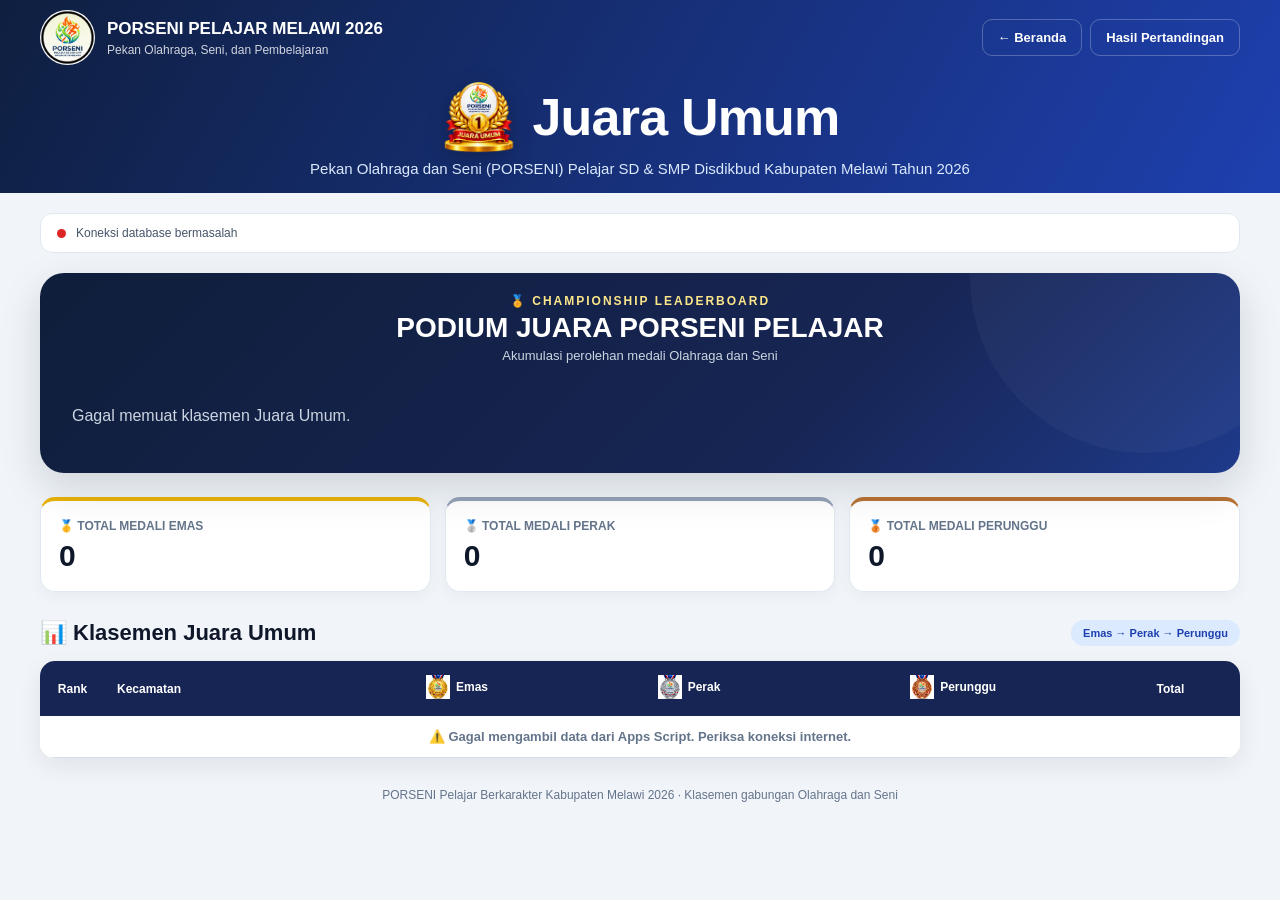
<file: juara-umum.html>
<!DOCTYPE html>
<html lang="id">
<head>
<meta charset="UTF-8">
<meta name="viewport" content="width=device-width, initial-scale=1.0">

<title>Juara Umum | PORSENI Pelajar Melawi 2026</title>

<style>
:root {
  --navy: #10244a;
  --blue: #1d4ed8;
  --gold: #f4b400;
  --silver: #94a3b8;
  --bronze: #b87333;
  --green: #059669;
  --bg: #f1f5f9;
  --text: #0f172a;
}

* {
  box-sizing: border-box;
}

body {
  margin: 0;
  font-family: "Segoe UI", Arial, sans-serif;
  background: var(--bg);
  color: var(--text);
}

/* NAVBAR */
.topbar {
  background: linear-gradient(120deg, #0f1f40, #1e40af);
  color: white;
  padding: 10px 0 16px;
}

.wrap {
  width: min(1200px, calc(100% - 32px));
  margin: auto;
}

.topnav {
  display: flex;
  align-items: center;
  justify-content: space-between;
  gap: 20px;
  flex-wrap: wrap;
}

.brand {
  display: flex;
  align-items: center;
  gap: 12px;
}

.brand-logo {
  width: 55px;
  height: 55px;
  object-fit: contain;
  border-radius: 50%;
  background: white;
}

.brand-text strong {
  display: block;
  font-size: 17px;
  font-weight: 900;
}

.brand-text span {
  display: block;
  font-size: 12px;
  opacity: .8;
  margin-top: 4px;
}

.navactions {
  display: flex;
  gap: 8px;
  flex-wrap: wrap;
}

.navlink {
  display: inline-flex;
  align-items: center;
  justify-content: center;
  text-decoration: none;
  color: white;
  border: 1px solid rgba(255,255,255,.25);
  border-radius: 10px;
  padding: 10px 15px;
  font-size: 13px;
  font-weight: 700;
  transition: .2s;
}

.navlink:hover {
  background: rgba(255,255,255,.15);
}

.navlink.active {
  background: #fbbf24;
  color: #172554;
  border-color: #fbbf24;
}

.hero {
  text-align: center;
  margin-top: 14px;
}

.hero h1 {
  display: flex;
  align-items: center;
  justify-content: center;
  gap: 16px;
  margin: 0;
  font-size: clamp(36px, 5vw, 52px);
  font-weight: 900;
  letter-spacing: -.8px;
}

.hero-trophy {
  width: clamp(54px, 6vw, 76px);
  height: clamp(54px, 6vw, 76px);
  object-fit: contain;
  flex: 0 0 auto;
  filter: drop-shadow(0 5px 10px rgba(0,0,0,.25));
}

.hero p {
  margin: 5px 0 0;
  color: #dbeafe;
  font-size: 15px;
}

/* STATUS */
.status {
  margin: 20px 0;
  padding: 12px 16px;
  background: white;
  border: 1px solid #e2e8f0;
  border-radius: 12px;
  display: flex;
  align-items: center;
  gap: 10px;
  font-size: 12px;
  color: #475569;
}

.dot {
  width: 9px;
  height: 9px;
  background: #f59e0b;
  border-radius: 50%;
}

/* PODIUM */
.podium-section {
  background: linear-gradient(135deg, #0f1e3a, #172554 65%, #1e3a8a);
  padding: 18px 22px;
  border-radius: 24px;
  box-shadow: 0 15px 40px rgba(15,23,42,.15);
  color: white;
  overflow: hidden;
  position: relative;
}

.podium-section::before {
  content: "";
  position: absolute;
  width: 350px;
  height: 350px;
  border-radius: 50%;
  background: rgba(255,255,255,.035);
  top: -170px;
  right: -80px;
}

.podium-title {
  text-align: center;
  position: relative;
  z-index: 1;
  margin-bottom: 14px;
}

.podium-title .eyebrow {
  display: inline-block;
  color: #fde68a;
  font-size: 12px;
  font-weight: 900;
  letter-spacing: 2px;
  margin-bottom: 4px;
}

.podium-title h2 {
  margin: 0;
  font-size: clamp(19px, 2.5vw, 28px);
  font-weight: 900;
}

.podium-title p {
  margin: 4px 0 0;
  color: #cbd5e1;
  font-size: 13px;
}

.podium-grid {
  display: grid;
  grid-template-columns: repeat(3, minmax(0, 1fr));
  gap: 18px;
  align-items: end;
  position: relative;
  z-index: 1;
}

.champion-card {
  position: relative;
  text-align: center;
  border-radius: 20px;
  padding: 18px 14px;
  background: rgba(255,255,255,.08);
  border: 1px solid rgba(255,255,255,.12);
  backdrop-filter: blur(8px);
  min-width: 0;
  transition: transform .25s, box-shadow .25s;
}

.champion-card:hover {
  transform: translateY(-5px);
}

.champion-card.first {
  background: linear-gradient(180deg, rgba(250,204,21,.20), rgba(255,255,255,.07));
  border: 1px solid rgba(250,204,21,.55);
  box-shadow: 0 0 35px rgba(250,204,21,.12);
  padding-top: 20px;
}

.champion-card.second {
  border-color: rgba(203,213,225,.35);
}

.champion-card.third {
  border-color: rgba(205,127,50,.4);
}

.champion-image {
  width: 100%;
  max-width: 210px;
  height: 150px;
  object-fit: contain;
  display: block;
  margin: 0 auto 8px;
  filter: drop-shadow(0 10px 12px rgba(0,0,0,.25));
}

.first .champion-image {
  max-width: 235px;
  height: 175px;
}

.champion-rank {
  display: inline-block;
  padding: 6px 13px;
  border-radius: 20px;
  font-size: 11px;
  font-weight: 900;
  letter-spacing: 1px;
  margin-bottom: 10px;
}

.first .champion-rank {
  color: #713f12;
  background: #facc15;
}

.second .champion-rank {
  color: #1e293b;
  background: #cbd5e1;
}

.third .champion-rank {
  color: #431407;
  background: #cd7f32;
}

.champion-name {
  font-size: clamp(16px, 2vw, 22px);
  font-weight: 900;
  line-height: 1.25;
  overflow-wrap: anywhere;
  margin: 5px 0 12px;
}

.champion-medals {
  display: flex;
  justify-content: center;
  flex-wrap: wrap;
  gap: 6px;
}

.medal-stat {
  border-radius: 9px;
  padding: 7px 9px;
  background: rgba(0,0,0,.2);
  font-size: 11px;
  font-weight: 800;
}

.champion-total {
  font-size: 13px;
  font-weight: 800;
  color: #fde68a;
  margin-top: 12px;
}

.no-champion {
  padding: 30px 10px;
  color: #cbd5e1;
}

/* SUMMARY */
.summary-grid {
  display: grid;
  grid-template-columns: repeat(3, 1fr);
  gap: 14px;
  margin: 24px 0;
}

.summary-card {
  background: white;
  border-radius: 15px;
  padding: 18px;
  border: 1px solid #e2e8f0;
  box-shadow: 0 5px 15px rgba(15,23,42,.04);
}

.summary-card .label {
  color: #64748b;
  font-size: 12px;
  font-weight: 700;
}

.summary-card .value {
  font-size: 30px;
  font-weight: 900;
  margin-top: 6px;
}

.summary-card.gold {
  border-top: 4px solid #eab308;
}

.summary-card.silver {
  border-top: 4px solid #94a3b8;
}

.summary-card.bronze {
  border-top: 4px solid #b87333;
}

/* TABLE */
.section-title {
  display: flex;
  justify-content: space-between;
  align-items: center;
  gap: 12px;
  margin: 28px 0 15px;
  flex-wrap: wrap;
}

.section-title h2 {
  margin: 0;
  font-size: 22px;
  font-weight: 900;
}

.pill {
  padding: 7px 12px;
  border-radius: 20px;
  background: #dbeafe;
  color: #1e40af;
  font-size: 11px;
  font-weight: 800;
}

.tablewrap {
  overflow-x: auto;
  border-radius: 15px;
  background: white;
  box-shadow: 0 8px 25px rgba(15,23,42,.08);
}

.standings-table {
  width: 100%;
  min-width: 650px;
  border-collapse: separate;
  border-spacing: 0;
}

.standings-table th {
  padding: 14px 12px;
  background: #172554;
  color: white;
  font-size: 12px;
  text-align: center;
  white-space: nowrap;
}


.standings-table th:nth-child(2) {
  text-align: left;
}

.medal-heading {
  display: inline-flex;
  align-items: center;
  justify-content: center;
  gap: 6px;
}

.medal-heading img {
  width: 24px;
  height: 24px;
  object-fit: contain;
  vertical-align: middle;
}

.standings-table td {
  padding: 13px 12px;
  border-bottom: 1px solid #d5deeb;
  font-size: 13px;
  text-align: center;
  font-weight: 700;
}

.standings-table td:nth-child(2) {
  text-align: left;
}

.standings-table tbody tr:nth-child(even) {
  background: #eaf1fb;
}

.standings-table tbody tr:nth-child(odd) {
  background: #ffffff;
}

.standings-table tbody tr:hover {
  background: #d5e7ff;
}

.standings-table tbody tr.rank-1 {
  background: #fff8dc;
}

.standings-table tbody tr.rank-2 {
  background: #f1f5f9;
}

.standings-table tbody tr.rank-3 {
  background: #fff1e6;
}

.standings-table tbody tr.rank-1:hover,
.standings-table tbody tr.rank-2:hover,
.standings-table tbody tr.rank-3:hover {
  background: #dbeafe;
}

.standings-table .rank-cell {
  width: 65px;
}

.rank-badge {
  display: inline-flex;
  align-items: center;
  justify-content: center;
  width: 34px;
  height: 34px;
  border-radius: 10px;
  background: #e2e8f0;
  color: #334155;
  font-weight: 900;
}

.rank-1 .rank-badge {
  background: linear-gradient(135deg, #fef3c7, #facc15);
  color: #713f12;
}

.rank-2 .rank-badge {
  background: linear-gradient(135deg, #f8fafc, #94a3b8);
  color: #1e293b;
}

.rank-3 .rank-badge {
  background: linear-gradient(135deg, #fed7aa, #b87333);
  color: #431407;
}

.gold-cell {
  background: rgba(250,204,21,.13);
  color: #92400e;
}

.silver-cell {
  background: rgba(148,163,184,.15);
  color: #334155;
}

.bronze-cell {
  background: rgba(184,115,51,.12);
  color: #7c2d12;
}

.total-cell {
  color: #047857;
  font-size: 15px !important;
  font-weight: 900 !important;
}

.empty {
  text-align: center;
  padding: 35px;
  color: #64748b;
}

.footer {
  text-align: center;
  color: #64748b;
  font-size: 12px;
  padding: 30px 10px;
}

/* RESPONSIVE TABLET */
@media (max-width: 850px) {
  .topbar {
    padding: 9px 0 14px;
  }

  .hero {
    margin-top: 12px;
  }

  .podium-section {
    padding: 16px;
  }

  .champion-image {
    height: 155px;
  }

  .first .champion-image {
    height: 185px;
  }

  .champion-card {
    padding: 13px 9px;
  }
}

/* RESPONSIVE HP */
@media (max-width: 600px) {
  .wrap {
    width: calc(100% - 20px);
  }

  .topbar {
    padding: 8px 0 12px;
  }

  .hero h1 {
    gap: 10px;
    font-size: clamp(29px, 7vw, 36px);
    letter-spacing: -.5px;
  }

  .hero-trophy {
    width: 48px;
    height: 48px;
  }

  .hero {
    margin-top: 10px;
  }

  .hero p {
    margin-top: 4px;
  }

  .status {
    margin: 12px 0;
    padding: 9px 10px;
    flex-wrap: wrap;
  }

  .podium-title {
    margin-bottom: 10px;
  }

  .podium-title .eyebrow {
    font-size: 9px;
    letter-spacing: 1px;
    margin-bottom: 3px;
  }

  .podium-title h2 {
    font-size: 16px;
  }

  .podium-title p {
    font-size: 10px;
    margin-top: 3px;
  }

  .topnav {
    align-items: flex-start;
  }

  .brand-logo {
    width: 45px;
    height: 45px;
  }

  .brand-text strong {
    font-size: 13px;
  }

  .brand-text span {
    font-size: 10px;
  }

  .navactions {
    width: 100%;
  }

  .navlink {
    flex: 1;
    font-size: 11px;
    padding: 9px 8px;
  }

  .hero {
    margin-top: 25px;
  }

  .hero p {
    font-size: 12px;
  }

  .podium-section {
    padding: 15px 8px;
    border-radius: 16px;
  }

  .podium-grid {
    gap: 6px;
  }

  .champion-card {
    padding: 10px 4px;
    border-radius: 12px;
  }

  .champion-card.first {
    padding-top: 15px;
  }

  .champion-image {
    height: 100px;
  }

  .first .champion-image {
    height: 125px;
  }

  .champion-rank {
    font-size: 8px;
    padding: 5px 5px;
    letter-spacing: 0;
  }

  .champion-name {
    font-size: 12px;
    margin-bottom: 8px;
  }

  .medal-stat {
    font-size: 8px;
    padding: 5px 4px;
  }

  .champion-total {
    font-size: 10px;
  }

  .summary-grid {
    gap: 7px;
  }

  .summary-card {
    padding: 12px 8px;
  }

  .summary-card .label {
    font-size: 9px;
  }

  .summary-card .value {
    font-size: 23px;
  }

  .section-title h2 {
    font-size: 18px;
  }

  .standings-table th {
    padding: 10px 8px;
    font-size: 11px;
  }

  .standings-table td {
    padding: 10px 8px;
    font-size: 12px;
  }

  .medal-heading {
    gap: 3px;
  }

  .medal-heading img {
    width: 20px;
    height: 20px;
  }
}

@media (max-width: 360px) {
  .champion-image {
    height: 80px;
  }

  .first .champion-image {
    height: 100px;
  }

  .champion-name {
    font-size: 10px;
  }

  .champion-rank {
    font-size: 7px;
  }
}
</style>
</head>

<body>

<header class="topbar">
  <div class="wrap">

    <div class="topnav">
      <div class="brand">
        <img
          src="assets/logos/porseni-pelajar.png"
          alt="Logo PORSENI"
          class="brand-logo">

        <div class="brand-text">
          <strong>PORSENI PELAJAR MELAWI 2026</strong>
          <span>Pekan Olahraga, Seni, dan Pembelajaran</span>
        </div>
      </div>

      <div class="navactions">
        <a class="navlink" href="index.html">← Beranda</a>
        <a class="navlink" href="hasil-pertandingan.html">
          Hasil Pertandingan
        </a>
      </div>
    </div>

    <div class="hero">
      <h1>
        <img
          src="assets/champions/juara-1.png"
          alt="Ikon Juara Umum"
          class="hero-trophy">
        <span>Juara Umum</span>
      </h1>
      <p>Pekan Olahraga dan Seni (PORSENI) Pelajar SD & SMP Disdikbud Kabupaten Melawi Tahun 2026</p>
    </div>

  </div>
</header>

<main class="wrap">

  <div class="status">
    <span class="dot" id="statusDot"></span>
    <span id="statusText">Menghubungkan ke database...</span>
    <span style="margin-left:auto" id="updatedAt"></span>
  </div>

  <section class="podium-section">

    <div class="podium-title">
      <span class="eyebrow">🏅 CHAMPIONSHIP LEADERBOARD</span>
      <h2>PODIUM JUARA PORSENI PELAJAR</h2>
      <p>Akumulasi perolehan medali Olahraga dan Seni</p>
    </div>

    <div id="podium" class="podium-grid">
      <div class="no-champion">⏳ Memuat podium juara...</div>
    </div>

  </section>

  <div class="summary-grid">
    <div class="summary-card gold">
      <div class="label">🥇 TOTAL MEDALI EMAS</div>
      <div class="value" id="totalEmas">0</div>
    </div>

    <div class="summary-card silver">
      <div class="label">🥈 TOTAL MEDALI PERAK</div>
      <div class="value" id="totalPerak">0</div>
    </div>

    <div class="summary-card bronze">
      <div class="label">🥉 TOTAL MEDALI PERUNGGU</div>
      <div class="value" id="totalPerunggu">0</div>
    </div>
  </div>

  <div class="section-title">
    <h2>📊 Klasemen Juara Umum</h2>
    <span class="pill">Emas → Perak → Perunggu</span>
  </div>

  <div class="tablewrap">
    <table class="standings-table">

      <thead>
        <tr>
          <th class="rank-cell">Rank</th>
          <th>Kecamatan</th>
          <th><span class="medal-heading"><img src="assets/medalis/emas.png" alt="Medali Emas"> Emas</span></th>
          <th><span class="medal-heading"><img src="assets/medalis/perak.png" alt="Medali Perak"> Perak</span></th>
          <th><span class="medal-heading"><img src="assets/medalis/perunggu.png" alt="Medali Perunggu"> Perunggu</span></th>
          <th>Total</th>
        </tr>
      </thead>

      <tbody id="standingsBody">
        <tr>
          <td colspan="6" class="empty">Memuat klasemen...</td>
        </tr>
      </tbody>

    </table>
  </div>

  <div class="footer">
    PORSENI Pelajar Berkarakter Kabupaten Melawi 2026
    · Klasemen gabungan Olahraga dan Seni
  </div>

</main>

<script>
const WEB_APP_URL =
  "https://script.google.com/macros/s/AKfycbw2Vp1HH3mKF-f43Hhy-LB4P71kHamzWoC6Jy5fzZJAbL0rmV8iF7Jg1B8m74DIx086Zg/exec";

let DATA = null;

function escapeHtml(value) {
  return String(value ?? "").replace(/[&<>"']/g, c => ({
    "&": "&amp;",
    "<": "&lt;",
    ">": "&gt;",
    '"': "&quot;",
    "'": "&#39;"
  }[c]));
}

function getDistrict(row) {
  return String(
    row.kecamatan ||
    row.kabupaten ||
    row.nama ||
    row.distrik ||
    row.name ||
    ""
  ).trim();
}

function getMedal(row, medal) {
  const aliases = {
    emas: ["emas", "Emas", "gold"],
    perak: ["perak", "Perak", "silver"],
    perunggu: ["perunggu", "Perunggu", "bronze"]
  };

  for (const key of aliases[medal]) {
    if (row[key] !== undefined && row[key] !== null) {
      return Number(row[key]) || 0;
    }
  }

  return 0;
}

function aggregateStandings(data) {
  const combined = new Map();

  ["Olahraga", "Seni"].forEach(kind => {
    const rows = data.klasemen?.[kind] || [];

    rows.forEach(row => {
      const district = getDistrict(row);

      if (!district) return;

      const key = district.toLocaleLowerCase("id-ID");

      if (!combined.has(key)) {
        combined.set(key, {
          kecamatan: district,
          emas: 0,
          perak: 0,
          perunggu: 0
        });
      }

      const item = combined.get(key);

      item.emas += getMedal(row, "emas");
      item.perak += getMedal(row, "perak");
      item.perunggu += getMedal(row, "perunggu");
    });
  });

  const result = [...combined.values()].map(item => ({
    ...item,
    total: item.emas + item.perak + item.perunggu
  }));

  result.sort((a, b) =>
    b.emas - a.emas ||
    b.perak - a.perak ||
    b.perunggu - a.perunggu ||
    a.kecamatan.localeCompare(b.kecamatan, "id")
  );

  // Peringkat bersama:
  // jika emas, perak, perunggu sama, peringkat sama.
  let currentRank = 0;

  result.forEach((item, index) => {
    const previous = result[index - 1];

    if (
      !previous ||
      item.emas !== previous.emas ||
      item.perak !== previous.perak ||
      item.perunggu !== previous.perunggu
    ) {
      currentRank = index + 1;
    }

    item.rank = currentRank;
  });

  return result;
}

function render(data) {
  const standings = aggregateStandings(data);

  const totalEmas = standings.reduce((sum, x) => sum + x.emas, 0);
  const totalPerak = standings.reduce((sum, x) => sum + x.perak, 0);
  const totalPerunggu = standings.reduce((sum, x) => sum + x.perunggu, 0);

  document.getElementById("totalEmas").textContent = totalEmas;
  document.getElementById("totalPerak").textContent = totalPerak;
  document.getElementById("totalPerunggu").textContent = totalPerunggu;

  renderPodium(standings);
  renderTable(standings);

  document.getElementById("statusText").textContent =
    "Database terhubung · klasemen berhasil diperbarui";

  document.getElementById("statusDot").style.background = "#16a34a";

  document.getElementById("updatedAt").textContent =
    "Pembaruan: " + new Date().toLocaleTimeString("id-ID");
}

function renderPodium(standings) {
  const podium = document.getElementById("podium");

  const first = standings.find(x => x.rank === 1);
  const second = standings.find(x => x.rank === 2);
  const third = standings.find(x => x.rank === 3);

  // Tampilan podium tetap 3 posisi.
  // Jika tidak ada peringkat tertentu, tampilkan placeholder.
  const champions = [
    { data: second, className: "second", image: "juara-2.png", label: "PERINGKAT 2" },
    { data: first, className: "first", image: "juara-1.png", label: "JUARA UMUM" },
    { data: third, className: "third", image: "juara-3.png", label: "PERINGKAT 3" }
  ];

  podium.innerHTML = champions.map(item => {
    const x = item.data;

    return `
      <article class="champion-card ${item.className}">
        <img
          class="champion-image"
          src="assets/champions/${item.image}"
          alt="${item.label}">

        <div class="champion-rank">${item.label}</div>

        <div class="champion-name">
          ${x ? escapeHtml(x.kecamatan) : "Belum ditentukan"}
        </div>

        ${
          x
          ? `
            <div class="champion-medals">
              <span class="medal-stat">🥇 ${x.emas}</span>
              <span class="medal-stat">🥈 ${x.perak}</span>
              <span class="medal-stat">🥉 ${x.perunggu}</span>
            </div>

            <div class="champion-total">
              ${x.total} MEDALI
            </div>
          `
          : `<div class="no-champion">Belum ada data</div>`
        }
      </article>
    `;
  }).join("");
}

function renderTable(standings) {
  const body = document.getElementById("standingsBody");

  if (!standings.length) {
    body.innerHTML = `
      <tr>
        <td colspan="6" class="empty">
          Belum ada data klasemen Juara Umum.
        </td>
      </tr>
    `;
    return;
  }

  body.innerHTML = standings.map((x, index) => {
    const rankClass = x.rank <= 3 ? `rank-${x.rank}` : "";

    return `
      <tr class="${rankClass}">
        <td>
          <span class="rank-badge">${x.rank}</span>
        </td>

        <td>${escapeHtml(x.kecamatan)}</td>

        <td class="gold-cell">${x.emas}</td>
        <td class="silver-cell">${x.perak}</td>
        <td class="bronze-cell">${x.perunggu}</td>

        <td class="total-cell">${x.total}</td>
      </tr>
    `;
  }).join("");
}

function showError(message) {
  document.getElementById("statusText").textContent =
    "Koneksi database bermasalah";

  document.getElementById("statusDot").style.background = "#dc2626";

  document.getElementById("standingsBody").innerHTML = `
    <tr>
      <td colspan="6" class="empty">
        ⚠️ ${escapeHtml(message)}
      </td>
    </tr>
  `;

  document.getElementById("podium").innerHTML = `
    <div class="no-champion">
      Gagal memuat klasemen Juara Umum.
    </div>
  `;
}

function loadResults() {
  const callbackName =
    "juaraUmumCallback_" + Date.now();

  window[callbackName] = function(response) {
    try {
      if (!response || response.status !== "success") {
        throw new Error(
          response?.pesan || "Respons database tidak valid."
        );
      }

      DATA = response;
      render(DATA);

    } catch (error) {
      showError(error.message);

    } finally {
      try {
        delete window[callbackName];
      } catch (e) {}
    }
  };

  const script = document.createElement("script");

  script.src =
    WEB_APP_URL +
    "?halaman=hasil-medali&callback=" +
    callbackName +
    "&t=" + Date.now();

  script.onerror = () => {
    showError(
      "Gagal mengambil data dari Apps Script. Periksa koneksi internet."
    );
  };

  document.head.appendChild(script);
}

loadResults();
</script>

</body>
</html>
</file>
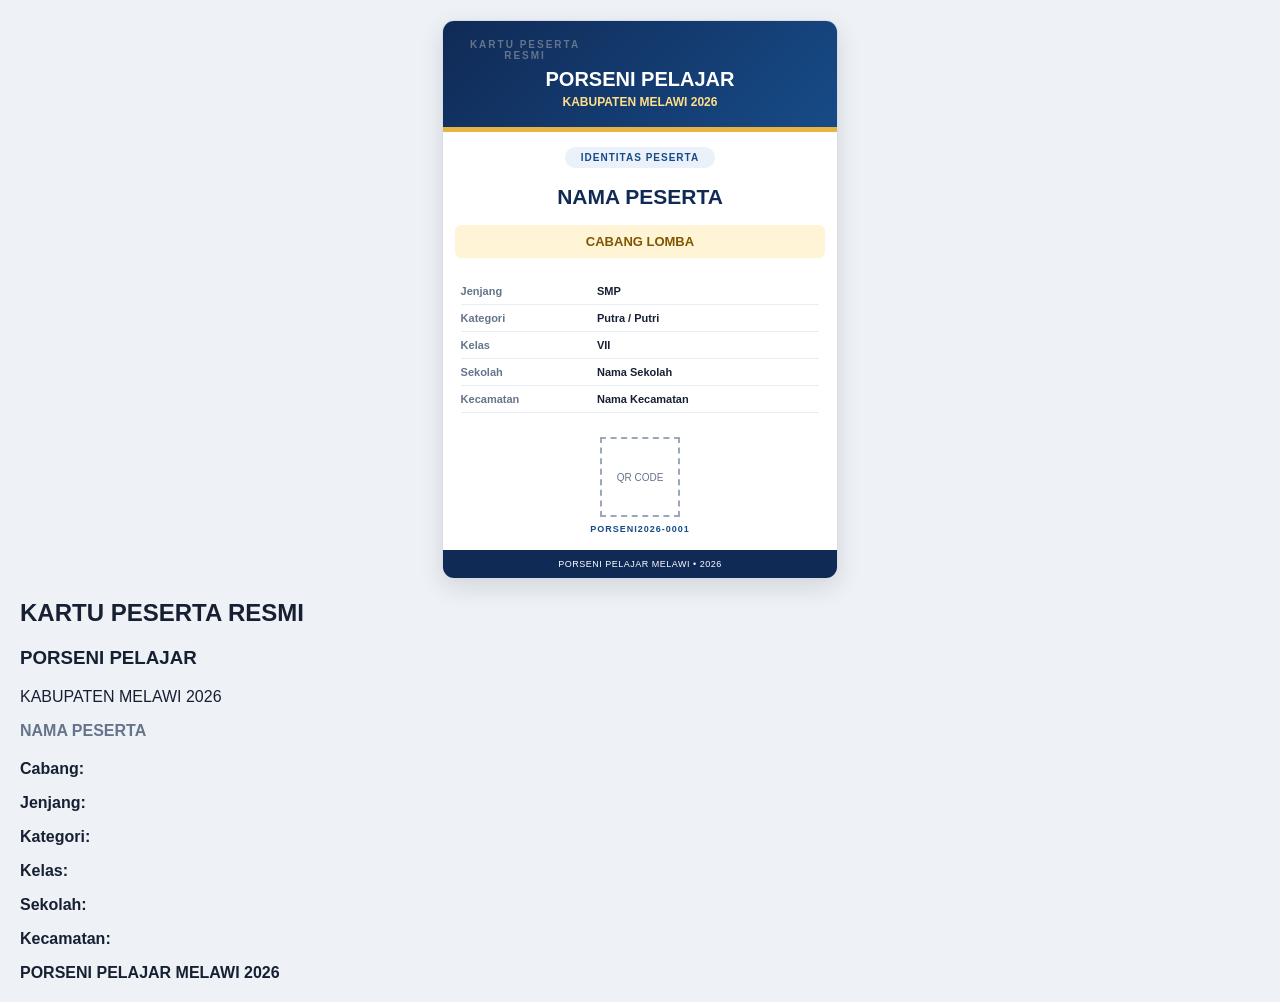
<file: Kartu-Peserta.html>
<!DOCTYPE html>
<? 
  const data = dataKartu;
  const peserta = data.kartu || [];
?>
<html>
<head>
  <base target="_top">
  <meta charset="UTF-8">

  <style>
    @page {
      size: A6 portrait;
      margin: 0;
    }

    * {
      box-sizing: border-box;
    }

    body {
      margin: 0;
      padding: 20px;
      font-family: Arial, sans-serif;
      background: #eef2f7;
      color: #172033;
    }

    .kartu {
      width: 105mm;
      min-height: 148mm;
      margin: 0 auto;
      background: #ffffff;
      border: 1px solid #d5dce8;
      border-radius: 12px;
      overflow: hidden;
      position: relative;
      box-shadow: 0 8px 25px rgba(0,0,0,.12);
    }

    .header {
      background: linear-gradient(135deg, #102a56, #174b87);
      color: white;
      text-align: center;
      padding: 18px 12px;
      border-bottom: 5px solid #e7b342;
    }

    .header .label {
      font-size: 10px;
      letter-spacing: 2px;
      font-weight: bold;
    }

    .header h1 {
      font-size: 20px;
      margin: 7px 0 4px;
      font-weight: 900;
    }

    .header .tahun {
      font-size: 12px;
      color: #ffdf8a;
      font-weight: bold;
    }

    .label-kartu {
      margin: 15px auto 8px;
      width: fit-content;
      padding: 5px 16px;
      border-radius: 20px;
      background: #eaf1fb;
      color: #174b87;
      font-size: 10px;
      font-weight: bold;
      letter-spacing: 1px;
    }

    .nama {
      padding: 8px 14px;
      text-align: center;
      font-size: 21px;
      font-weight: 900;
      text-transform: uppercase;
      color: #102a56;
      line-height: 1.2;
    }

    .cabang {
      text-align: center;
      margin: 8px 12px;
      background: #fff4d6;
      color: #805600;
      padding: 9px;
      border-radius: 6px;
      font-size: 13px;
      font-weight: bold;
    }

    .detail {
      padding: 12px 18px;
    }

    .baris {
      display: flex;
      border-bottom: 1px solid #e8edf3;
      padding: 7px 0;
      font-size: 11px;
    }

    .label {
      width: 38%;
      color: #65748b;
      font-weight: bold;
    }

    .nilai {
      width: 62%;
      color: #172033;
      font-weight: bold;
    }

    .qr-area {
      text-align: center;
      padding: 12px 10px;
    }

    .qr-placeholder {
      width: 80px;
      height: 80px;
      margin: 0 auto;
      border: 2px dashed #9aa8ba;
      display: flex;
      align-items: center;
      justify-content: center;
      color: #64748b;
      font-size: 10px;
      text-align: center;
    }

    .id-kartu {
      margin-top: 7px;
      font-size: 9px;
      font-weight: bold;
      letter-spacing: 1px;
      color: #174b87;
    }

    .footer {
      position: absolute;
      bottom: 0;
      width: 100%;
      padding: 9px;
      text-align: center;
      background: #102a56;
      color: white;
      font-size: 9px;
      letter-spacing: .5px;
    }

    @media print {
      body {
        padding: 0;
        background: white;
      }

      .kartu {
        margin: 0;
        box-shadow: none;
        border-radius: 0;
        border: none;
      }
    }
  </style>
</head>

<body>

  <div class="kartu">

    <div class="header">
      <div class="label">KARTU PESERTA RESMI</div>
      <h1>PORSENI PELAJAR</h1>
      <div class="tahun">KABUPATEN MELAWI 2026</div>
    </div>

    <div class="label-kartu">IDENTITAS PESERTA</div>

    <div class="nama">
      NAMA PESERTA
    </div>

    <div class="cabang">
      CABANG LOMBA
    </div>

    <div class="detail">

      <div class="baris">
        <div class="label">Jenjang</div>
        <div class="nilai">SMP</div>
      </div>

      <div class="baris">
        <div class="label">Kategori</div>
        <div class="nilai">Putra / Putri</div>
      </div>

      <div class="baris">
        <div class="label">Kelas</div>
        <div class="nilai">VII</div>
      </div>

      <div class="baris">
        <div class="label">Sekolah</div>
        <div class="nilai">Nama Sekolah</div>
      </div>

      <div class="baris">
        <div class="label">Kecamatan</div>
        <div class="nilai">Nama Kecamatan</div>
      </div>

    </div>

    <div class="qr-area">
      <div class="qr-placeholder">
        QR CODE
      </div>

      <div class="id-kartu">
        PORSENI2026-0001
      </div>
    </div>

    <div class="footer">
      PORSENI PELAJAR MELAWI • 2026
    </div>

  </div>

  <div class="kartu-container">

  <? peserta.forEach(function(item) { ?>

    <div class="kartu-peserta">

      <div class="kartu-header">
        <h2>KARTU PESERTA RESMI</h2>
        <h3>PORSENI PELAJAR</h3>
        <p>KABUPATEN MELAWI 2026</p>
      </div>

      <div class="kartu-body">

        <div class="kartu-identitas">
          <p class="label">NAMA PESERTA</p>
          <h2><?= item.nama ?></h2>

          <p><strong>Cabang:</strong> <?= item.cabang_lomba ?></p>
          <p><strong>Jenjang:</strong> <?= item.jenjang_sekolah ?></p>
          <p><strong>Kategori:</strong> <?= item.kategori ?></p>
          <p><strong>Kelas:</strong> <?= item.kelas ?></p>
          <p><strong>Sekolah:</strong> <?= item.asal_sekolah ?></p>
          <p><strong>Kecamatan:</strong> <?= item.kecamatan ?></p>
        </div>

      </div>

      <div class="kartu-footer">
        <p><?= item.id_kartu ?></p>
        <strong>PORSENI PELAJAR MELAWI 2026</strong>
      </div>

    </div>

  <? }); ?>

</div>

</body>
</html>
</file>
<file: logos.css>
/* =========================================
   PORSENI MELAWI 2026
   FOOTER PARTNER & INSTITUTION LOGOS
   ========================================= */

.logo-instansi {
    width: 100%;
    box-sizing: border-box;
    padding: 30px 5% 34px;
    background: transparent;
    border-top: 1px solid rgba(255, 255, 255, 0.16);
}

.logo-instansi-inner {
    width: 100%;
    max-width: 1120px;
    margin: 0 auto;
}

.logo-instansi-label {
    margin: 0 0 28px;
    color: rgba(255, 255, 255, 0.72);
    font-size: 11px;
    font-weight: 700;
    letter-spacing: 2.5px;
    line-height: 1.6;
    text-align: center;
    text-transform: uppercase;
}

.logo-instansi-list {
    display: grid;
    grid-template-columns: repeat(5, minmax(0, 1fr));
    align-items: start;
    gap: 28px;
}

.logo-instansi-item {
    display: flex;
    flex-direction: column;
    align-items: center;
    justify-content: flex-start;
    min-width: 0;
    gap: 13px;
    text-align: center;
}

.logo-instansi-item img {
    display: block;
    width: 100%;
    max-width: 100px;
    height: 76px;
    object-fit: contain;
    object-position: center;
    background: transparent;
    transition: transform 0.25s ease;
}

.logo-instansi-item span {
    max-width: 180px;
    color: rgba(255, 255, 255, 0.88);
    font-size: 11px;
    font-weight: 500;
    line-height: 1.6;
    overflow-wrap: anywhere;
}

.logo-instansi-item.logo-porseni img {
    max-width: 105px;
}

/* Efek halus pada perangkat yang mendukung hover */
@media (hover: hover) {
    .logo-instansi-item img:hover {
        transform: translateY(-3px);
    }
}

/* Tablet */
@media (max-width: 900px) {
    .logo-instansi {
        padding: 28px 5% 30px;
    }

    .logo-instansi-list {
        grid-template-columns: repeat(3, minmax(0, 1fr));
        gap: 30px 22px;
    }

    .logo-instansi-item img {
        max-width: 92px;
        height: 72px;
    }

    .logo-instansi-item.logo-porseni img {
        max-width: 98px;
    }
}

/* HP */
@media (max-width: 560px) {
    .logo-instansi {
        padding: 26px 7% 28px;
    }

    .logo-instansi-label {
        margin-bottom: 24px;
        font-size: 10px;
        letter-spacing: 1.7px;
    }

    .logo-instansi-list {
        grid-template-columns: repeat(5, minmax(0, 1fr));
        gap: 8px;
    }

    .logo-instansi-item {
        gap: 7px;
    }

    .logo-instansi-item img {
        width: 100%;
        max-width: 100%;
        height: 42px;
    }

    .logo-instansi-item span {
        max-width: 100%;
        font-size: 8px;
        line-height: 1.4;
        overflow-wrap: anywhere;
    }

    .logo-instansi-item.logo-porseni img {
        max-width: 100%;
    }
}

/* HP berlayar kecil */
@media (max-width: 360px) {
    .logo-instansi {
        padding-right: 5%;
        padding-left: 5%;
    }

    .logo-instansi-list {
        gap: 24px 12px;
    }

    .logo-instansi-item img {
        max-width: 76px;
        height: 62px;
    }

    .logo-instansi-item span {
        font-size: 9px;
    }
}

/* Aksesibilitas */
@media (prefers-reduced-motion: reduce) {
    .logo-instansi-item img {
        transition: none;
    }
}

/* Tampilan logo minimalis tanpa teks */
.logo-instansi-label,
.logo-instansi-item span {
    display: none;
}

.logo-instansi {
    padding-top: 22px;
    padding-bottom: 22px;
}

.logo-instansi-list {
    align-items: center;
}

.logo-instansi-item {
    gap: 0;
}

/* Logo PORSENI di sisi kanan navbar */
nav {
    display: flex;
    align-items: center;
}

.navbar-logo {
    display: flex;
    align-items: center;
    justify-content: center;
    margin-left: auto;
    padding: 4px 0 4px 18px;
    flex-shrink: 0;
}

.navbar-logo img {
    display: block;
    width: 42px;
    height: 42px;
    object-fit: contain;
}

/* Penyesuaian untuk HP */
@media (max-width: 700px) {
    .navbar-logo {
        padding-left: 12px;
    }

    .navbar-logo img {
        width: 34px;
        height: 34px;
    }
}

/* =========================================
   KARTU JUKNIS PORSENI MELAWI 2026
   ========================================= */

.juknis-section {
    margin-top: 28px;
    margin-bottom: 36px;
}

.juknis-card {
    display: flex;
    align-items: center;
    gap: 24px;
    padding: 28px 30px;
    border: 1px solid #dbe4ef;
    border-left: 5px solid #d4a72c;
    border-radius: 18px;
    background: linear-gradient(135deg, #ffffff 0%, #f5f8fc 100%);
    box-shadow: 0 10px 28px rgba(16, 42, 86, 0.07);
}

.juknis-icon {
    display: flex;
    flex-shrink: 0;
    align-items: center;
    justify-content: center;
    width: 66px;
    height: 76px;
    border-radius: 12px;
    background: #102a56;
    color: #ffffff;
    box-shadow: 0 6px 14px rgba(16, 42, 86, 0.16);
}

.juknis-icon span {
    font-size: 17px;
    font-weight: 800;
    letter-spacing: 1px;
}

.juknis-info {
    flex: 1;
    min-width: 0;
}

.juknis-label {
    margin: 0 0 7px;
    color: #a67c16;
    font-size: 10px;
    font-weight: 800;
    letter-spacing: 2px;
}

.juknis-info h2 {
    margin: 0 0 8px;
    color: #102a56;
    font-size: 23px;
    line-height: 1.3;
}

.juknis-info > p:last-child {
    margin: 0;
    color: #64748b;
    font-size: 13px;
    line-height: 1.7;
}

.juknis-actions {
    display: flex;
    flex-shrink: 0;
    flex-direction: column;
    gap: 10px;
    min-width: 150px;
}

.juknis-btn {
    display: inline-flex;
    align-items: center;
    justify-content: center;
    min-height: 42px;
    padding: 10px 16px;
    border: 1px solid transparent;
    border-radius: 9px;
    font-size: 12px;
    font-weight: 700;
    text-align: center;
    text-decoration: none;
    transition: background 0.2s ease, transform 0.2s ease;
}

.juknis-btn-primary {
    background: #102a56;
    color: #ffffff;
}

.juknis-btn-primary:hover {
    background: #194078;
    transform: translateY(-1px);
}

.juknis-btn-secondary {
    border-color: #cbd5e1;
    background: #ffffff;
    color: #102a56;
}

.juknis-btn-secondary:hover {
    background: #edf3fa;
}

@media (max-width: 700px) {
    .juknis-section {
        margin-top: 22px;
        margin-bottom: 28px;
    }

    .juknis-card {
        flex-wrap: wrap;
        gap: 16px;
        padding: 22px 18px;
        border-radius: 14px;
    }

    .juknis-icon {
        width: 48px;
        height: 56px;
        border-radius: 9px;
    }

    .juknis-icon span {
        font-size: 13px;
    }

    .juknis-info {
        flex: 1;
    }

    .juknis-info h2 {
        font-size: 18px;
    }

    .juknis-label {
        font-size: 9px;
        letter-spacing: 1.5px;
    }

    .juknis-info > p:last-child {
        font-size: 12px;
    }

    .juknis-actions {
        flex-direction: row;
        width: 100%;
        min-width: 0;
    }

    .juknis-btn {
        flex: 1;
        min-width: 0;
        padding: 10px 8px;
        font-size: 11px;
    }
}

@media (prefers-reduced-motion: reduce) {
    .juknis-btn {
        transition: none;
    }
}

/* ==================================================
   FOOTER LOGO — UNIFIED SIX LOGOS
   ================================================== */

.logo-instansi {
    width: 100%;
    overflow: hidden;
}

.logo-instansi-inner {
    width: 84%;
    max-width: 1500px;
    margin: 0 auto;
}

.logo-instansi-label {
    margin-bottom: 20px;
    text-align: center;
}

/* Enam logo selalu dalam satu baris */
.logo-instansi-list {
    display: grid;
    grid-template-columns: repeat(6, minmax(0, 1fr));
    align-items: center;
    gap: 16px;
    width: 100%;
}

/* Area logo seragam */
.logo-instansi-item {
    display: flex;
    align-items: center;
    justify-content: center;
    min-width: 0;
    height: 90px;
}

/* Ukuran tampilan seluruh logo disamakan */
.logo-instansi-item img {
    display: block;
    width: 100%;
    height: 70px;
    max-width: 100px;
    object-fit: contain;
    object-position: center;
}

/* Tablet */
@media (max-width: 768px) {
    .logo-instansi-inner {
        width: 96%;
    }

    .logo-instansi-list {
        gap: 8px;
    }

    .logo-instansi-item {
        height: 76px;
    }

    .logo-instansi-item img {
        height: 58px;
        max-width: 80px;
    }
}

/* HP */
@media (max-width: 400px) {
    .logo-instansi-inner {
        width: 90%;
    }

    .logo-instansi-list {
        grid-template-columns: repeat(6, minmax(0, 6fr));
        gap: 3px;
        padding: 6px 4px;
    }

    .logo-instansi-item {
        height: 51px;
    }

    .logo-instansi-item img {
        width: 90%;
        height: 40px;
        max-width: 51px;
    }
}
/* ==================================================
   PENYESUAIAN KHUSUS LOGO KEMENDIKDASMEN
   ================================================== */

/* Laptop */
.logo-kemendikdasmen img {
    transform: scale(2);
}

/* Tablet */
@media (max-width: 768px) {
    .logo-kemendikdasmen img {
        transform: scale(1.4);
    }
}

/* HP */
@media (max-width: 510px) {
    .logo-kemendikdasmen img {
        transform: scale(1.6);
    }
}

/* ==================================================
   PENYESUAIAN UKURAN LIMA LOGO LAINNYA
   TABLET DAN HP SAJA
   ================================================== */

/* Tablet */
@media (max-width: 768px) {
    .logo-instansi-item:not(.logo-kemendikdasmen) img {
        transform: scale(0.80);
    }
}

/* HP */
@media (max-width: 400px) {
    .logo-instansi-item:not(.logo-kemendikdasmen) img {
        transform: scale(0.75);
    }
}
/* ==================================================
   JARAK KHUSUS ANTARLOGO PADA TABLET DAN HP
   ================================================== */

/* Tablet */
@media (max-width: 768px) {
    .logo-kemendikdasmen {
        margin-right: 8px;
    }
}

/* HP */
@media (max-width: 400px) {
    .logo-kemendikdasmen {
        margin-right: 6px;
    }
}
</file>
<file: css/rekap-pendaftaran.css>
/* ==================================================
   REKAP PENDAFTARAN PORSENI PELAJAR MELAWI 2026
   File: css/rekap-pendaftaran.css
   Design: Elegant National Education Portal
   ================================================== */

.rekap-pendaftaran {
    --rekap-primary: #123b67;
    --rekap-navy: #0b1f43;
    --rekap-navy-light: #153866;
    --rekap-accent: #d7b56d;
    --rekap-text: #243247;
    --rekap-muted: #64748b;
    --rekap-border: #e2e8f0;
    --rekap-surface: #ffffff;
    --rekap-background: #f4f7fb;

    padding: 68px 20px;
    background:
        radial-gradient(
            circle at 10% 0%,
            rgba(215, 181, 109, 0.07),
            transparent 28%
        ),
        var(--rekap-background);
    color: var(--rekap-text);
    font-family: inherit;
}

.rekap-pendaftaran *,
.rekap-pendaftaran *::before,
.rekap-pendaftaran *::after {
    box-sizing: border-box;
}

.rekap-container {
    width: 100%;
    max-width: 1240px;
    margin: 0 auto;
}

/* ==================================================
   HERO HEADER
   ================================================== */

.rekap-header {
    position: relative;
    isolation: isolate;
    overflow: hidden;
    max-width: 100%;
    margin: 0 auto 26px;
    padding: clamp(32px, 5vw, 62px) clamp(22px, 5vw, 64px);
    border: 1px solid rgba(215, 181, 109, 0.3);
    border-radius: 24px;
    background:
        radial-gradient(
            ellipse at 95% 5%,
            rgba(61, 105, 161, 0.38),
            transparent 38%
        ),
        linear-gradient(
            135deg,
            var(--rekap-navy) 0%,
            #102b53 58%,
            var(--rekap-navy-light) 100%
        );
    box-shadow: 0 18px 45px rgba(11, 31, 67, 0.14);
    text-align: center;
}

.rekap-header::before {
    position: absolute;
    z-index: -1;
    top: -105px;
    right: -65px;
    width: 260px;
    height: 260px;
    border: 1px solid rgba(215, 181, 109, 0.17);
    border-radius: 50%;
    content: "";
}

.rekap-header::after {
    position: absolute;
    z-index: -1;
    right: -25px;
    bottom: -150px;
    width: 310px;
    height: 310px;
    border: 1px solid rgba(255, 255, 255, 0.08);
    border-radius: 50%;
    content: "";
}

.rekap-header-content {
    position: relative;
    z-index: 1;
    max-width: 900px;
    margin: 0 auto;
}

.rekap-label-resmi {
    display: inline-flex;
    align-items: center;
    justify-content: center;
    gap: 9px;
    margin-bottom: 24px;
    padding: 8px 14px;
    border: 1px solid rgba(215, 181, 109, 0.42);
    border-radius: 999px;
    background: rgba(215, 181, 109, 0.09);
    color: #f0d69b;
    font-size: 0.72rem;
    font-weight: 800;
    letter-spacing: 0.13em;
    line-height: 1.5;
}

.rekap-label-resmi::before {
    width: 7px;
    height: 7px;
    flex: 0 0 7px;
    border-radius: 50%;
    background: var(--rekap-accent);
    content: "";
}

.rekap-eyebrow {
    margin: 0 0 12px;
    color: #e8ca88;
    font-size: 0.82rem;
    font-weight: 800;
    letter-spacing: 0.19em;
    line-height: 1.7;
    text-transform: uppercase;
}

.rekap-header h2 {
    max-width: 850px;
    margin: 0 auto 16px;
    color: #ffffff;
    font-size: clamp(2rem, 4.5vw, 3.4rem);
    font-weight: 850;
    letter-spacing: -0.035em;
    line-height: 1.15;
    text-wrap: balance;
}

.rekap-subjudul {
    max-width: 760px;
    margin: 0 auto 18px;
    color: #f0d69b;
    font-size: clamp(1rem, 2vw, 1.2rem);
    font-weight: 650;
    line-height: 1.65;
    text-wrap: balance;
}

.rekap-deskripsi {
    max-width: 760px;
    margin: 0 auto;
    color: #d4deed;
    font-size: 0.98rem;
    line-height: 1.9;
    text-wrap: pretty;
}

.rekap-header-divider {
    width: 76px;
    height: 3px;
    margin: 27px auto 17px;
    border-radius: 999px;
    background: linear-gradient(
        90deg,
        transparent,
        var(--rekap-accent),
        transparent
    );
}

.rekap-header-keterangan {
    color: #bdcce0;
    font-size: 0.7rem;
    font-weight: 750;
    letter-spacing: 0.2em;
    line-height: 1.8;
}

/* ==================================================
   INFORMASI STATUS PORTAL
   ================================================== */

.rekap-status {
    position: relative;
    margin: 0 0 28px;
    padding: 17px 20px 17px 52px;
    border: 1px solid #d8e5f3;
    border-left: 4px solid var(--rekap-primary);
    border-radius: 12px;
    background: #ffffff;
    color: #40536b;
    font-size: 0.92rem;
    line-height: 1.8;
    box-shadow: 0 4px 15px rgba(15, 35, 65, 0.035);
}

.rekap-status::before {
    position: absolute;
    top: 18px;
    left: 19px;
    display: flex;
    width: 21px;
    height: 21px;
    align-items: center;
    justify-content: center;
    border-radius: 50%;
    background: #eaf1fa;
    color: var(--rekap-primary);
    content: "i";
    font-family: Georgia, serif;
    font-size: 14px;
    font-weight: 800;
}

/* ==================================================
   KARTU RINGKASAN
   ================================================== */

.rekap-ringkasan {
    display: grid;
    grid-template-columns: repeat(3, minmax(0, 1fr));
    gap: 18px;
    margin-bottom: 28px;
}

.rekap-kartu {
    min-width: 0;
    padding: 24px;
    border: 1px solid var(--rekap-border);
    border-radius: 16px;
    background: var(--rekap-surface);
    box-shadow: 0 5px 18px rgba(15, 35, 65, 0.045);
    transition:
        transform 0.2s ease,
        box-shadow 0.2s ease;
}

.rekap-kartu:hover {
    transform: translateY(-3px);
    box-shadow: 0 10px 25px rgba(15, 35, 65, 0.08);
}

.rekap-kartu-label {
    margin: 0 0 12px;
    color: var(--rekap-muted);
    font-size: 0.9rem;
    line-height: 1.5;
}

.rekap-kartu-angka {
    margin: 0;
    color: var(--rekap-primary);
    font-size: clamp(1.8rem, 4vw, 2.5rem);
    font-weight: 800;
    line-height: 1.2;
    overflow-wrap: anywhere;
}

/* ==================================================
   PANEL FILTER DAN DAFTAR PESERTA
   ================================================== */

.rekap-panel {
    min-width: 0;
    margin-bottom: 24px;
    padding: 28px;
    border: 1px solid var(--rekap-border);
    border-radius: 18px;
    background: var(--rekap-surface);
    box-shadow: 0 7px 24px rgba(15, 35, 65, 0.045);
}

.rekap-panel h3 {
    margin: 0 0 22px;
    color: var(--rekap-primary);
    font-size: 1.18rem;
    font-weight: 800;
    line-height: 1.5;
}

.rekap-panel-header {
    display: flex;
    align-items: flex-start;
    justify-content: space-between;
    gap: 12px 20px;
    flex-wrap: wrap;
}

.rekap-panel-header h3 {
    margin-bottom: 16px;
}

.rekap-info-hasil {
    margin: 2px 0 16px;
    color: var(--rekap-muted);
    font-size: 0.88rem;
    line-height: 1.7;
}

/* ==================================================
   FILTER
   ================================================== */

.rekap-filter {
    display: grid;
    grid-template-columns: repeat(3, minmax(0, 1fr));
    gap: 18px;
    align-items: end;
    margin-bottom: 4px;
}

.rekap-filter-item {
    min-width: 0;
}

.rekap-pendaftaran label {
    display: block;
    margin-bottom: 8px;
    color: var(--rekap-text);
    font-size: 0.88rem;
    font-weight: 700;
    line-height: 1.5;
}

.rekap-pendaftaran select,
.rekap-pendaftaran input[type="search"] {
    width: 100%;
    min-width: 0;
    min-height: 48px;
    padding: 12px 14px;
    border: 1px solid #cbd5e1;
    border-radius: 10px;
    background: #ffffff;
    color: var(--rekap-text);
    font: inherit;
    font-size: 0.92rem;
    outline: none;
    transition:
        border-color 0.2s ease,
        box-shadow 0.2s ease;
}

.rekap-pendaftaran select:hover,
.rekap-pendaftaran input[type="search"]:hover {
    border-color: #94a9c2;
}

.rekap-pendaftaran select:focus,
.rekap-pendaftaran input[type="search"]:focus {
    border-color: #3975b9;
    box-shadow: 0 0 0 3px rgba(57, 117, 185, 0.14);
}

.rekap-pendaftaran button:focus-visible,
.rekap-pendaftaran a:focus-visible {
    outline: 3px solid #3975b9;
    outline-offset: 3px;
}

/* ==================================================
   TABEL PESERTA
   ================================================== */

.rekap-tabel-wrapper {
    width: 100%;
    overflow-x: auto;
    border: 1px solid var(--rekap-border);
    border-radius: 12px;
    background: #ffffff;
    -webkit-overflow-scrolling: touch;
}

.rekap-tabel {
    width: 100%;
    border-collapse: separate;
    border-spacing: 0;
    text-align: left;
    font-size: 0.9rem;
}

.rekap-tabel th,
.rekap-tabel td {
    padding: 9px 12px;
    border-bottom: 1px solid var(--rekap-border);
    vertical-align: middle;
    line-height: 1.4;
}

.rekap-tabel th {
    background: #edf3fa;
    color: var(--rekap-primary);
    font-weight: 800;
    white-space: nowrap;
}

.rekap-tabel tbody tr:last-child td {
    border-bottom: none;
}

.rekap-tabel tbody tr {
    transition: background 0.15s ease;
}

.rekap-tabel tbody tr:nth-child(even) {
    background: #fafcff;
}

.rekap-tabel tbody tr:hover {
    background: #f0f6fd;
}

.rekap-kosong {
    padding: 28px 20px;
    color: var(--rekap-muted);
    text-align: center;
    line-height: 1.8;
}

/* ==================================================
   CATATAN DAN INFORMASI HALAMAN
   ================================================== */

.rekap-info-halaman,
.rekap-catatan {
    margin: 16px 0 0;
    color: var(--rekap-muted);
    font-size: 0.85rem;
    line-height: 1.8;
}

.rekap-catatan {
    padding: 0 4px;
}

/* Elemen tersembunyi tetap tersembunyi */
.rekap-pendaftaran [hidden] {
    display: none !important;
}

/* ==================================================
   TABLET
   ================================================== */

@media (max-width: 768px) {
    .rekap-pendaftaran {
        padding: 46px 16px;
    }

    .rekap-header {
        padding: 38px 24px;
        border-radius: 20px;
    }

    .rekap-label-resmi {
        margin-bottom: 20px;
        font-size: 0.67rem;
        letter-spacing: 0.1em;
    }

    .rekap-header h2 {
        font-size: clamp(1.9rem, 5vw, 2.5rem);
    }

    .rekap-deskripsi {
        font-size: 0.94rem;
    }

    .rekap-ringkasan {
        grid-template-columns: repeat(2, minmax(0, 1fr));
        gap: 12px;
    }

    .rekap-kartu {
        padding: 18px;
    }

    .rekap-panel {
        padding: 22px 18px;
    }

    .rekap-filter {
        grid-template-columns: repeat(2, minmax(0, 1fr));
        gap: 16px;
    }

    .rekap-filter-item:last-child {
        grid-column: 1 / -1;
    }
}

/* ==================================================
   PONSEL
   ================================================== */

@media (max-width: 480px) {
    .rekap-pendaftaran {
        padding: 34px 12px;
    }

    .rekap-header {
        margin-bottom: 20px;
        padding: 32px 18px;
        border-radius: 16px;
    }

    .rekap-label-resmi {
        max-width: 100%;
        margin-bottom: 18px;
        padding: 7px 10px;
        font-size: 0.61rem;
        letter-spacing: 0.07em;
    }

    .rekap-eyebrow {
        margin-bottom: 10px;
        font-size: 0.7rem;
        letter-spacing: 0.12em;
    }

    .rekap-header h2 {
        margin-bottom: 14px;
        font-size: clamp(1.75rem, 8vw, 2.2rem);
        line-height: 1.2;
    }

    .rekap-subjudul {
        margin-bottom: 14px;
        font-size: 0.98rem;
        line-height: 1.6;
    }

    .rekap-deskripsi {
        font-size: 0.88rem;
        line-height: 1.8;
    }

    .rekap-header-divider {
        margin: 22px auto 14px;
    }

    .rekap-header-keterangan {
        font-size: 0.6rem;
        letter-spacing: 0.12em;
    }

    .rekap-status {
        margin-bottom: 20px;
        padding: 15px 14px 15px 43px;
        font-size: 0.85rem;
    }

    .rekap-status::before {
        top: 16px;
        left: 13px;
    }

    .rekap-ringkasan {
        grid-template-columns: 1fr;
    }

    .rekap-kartu {
        padding: 18px;
    }

    .rekap-panel {
        padding: 19px 13px;
        border-radius: 13px;
    }

    .rekap-panel h3 {
        font-size: 1.05rem;
    }

    .rekap-filter {
        grid-template-columns: 1fr;
        gap: 14px;
    }

    .rekap-filter-item:last-child {
        grid-column: auto;
    }

    .rekap-tabel {
        font-size: 0.84rem;
    }

    .rekap-tabel th,
    .rekap-tabel td {
        padding: 8px 9px;
        line-height: 1.35;
    }
}

/* Menghormati preferensi pengguna yang mengurangi animasi */
@media (prefers-reduced-motion: reduce) {
    .rekap-kartu,
    .rekap-tabel tbody tr,
    .rekap-pendaftaran select,
    .rekap-pendaftaran input[type="search"] {
        transition: none;
    }
}

/* ==================================================
   PAGINATION — NAVIGASI HALAMAN REKAP
   ================================================== */

/* Wadah navigasi halaman */
.rekap-pendaftaran .rekap-pagination,
.rekap-pendaftaran .pagination,
.rekap-pendaftaran .rekap-navigasi-halaman {
    display: flex;
    align-items: center;
    justify-content: center;
    flex-wrap: wrap;
    gap: 10px;
    margin: 24px 0 8px;
}

/* Tombol Sebelumnya dan Berikutnya */
.rekap-pendaftaran .rekap-pagination button,
.rekap-pendaftaran .pagination button,
.rekap-pendaftaran .rekap-navigasi-halaman button {
    display: inline-flex;
    align-items: center;
    justify-content: center;
    gap: 8px;
    min-height: 42px;
    padding: 10px 17px;
    border: 1px solid #d5dfeb;
    border-radius: 10px;
    background: #ffffff;
    color: #123b67;
    font: inherit;
    font-size: 0.88rem;
    font-weight: 700;
    cursor: pointer;
    transition:
        background 0.2s ease,
        color 0.2s ease,
        border-color 0.2s ease,
        box-shadow 0.2s ease,
        transform 0.2s ease;
}

/* Efek hover */
.rekap-pendaftaran .rekap-pagination button:hover:not(:disabled),
.rekap-pendaftaran .pagination button:hover:not(:disabled),
.rekap-pendaftaran .rekap-navigasi-halaman button:hover:not(:disabled) {
    transform: translateY(-1px);
    border-color: #123b67;
    background: #123b67;
    color: #ffffff;
    box-shadow: 0 5px 12px rgba(18, 59, 103, 0.15);
}

/* Tombol yang tidak aktif */
.rekap-pendaftaran .rekap-pagination button:disabled,
.rekap-pendaftaran .pagination button:disabled,
.rekap-pendaftaran .rekap-navigasi-halaman button:disabled {
    border-color: #e2e8f0;
    background: #f1f5f9;
    color: #94a3b8;
    cursor: not-allowed;
    opacity: 0.85;
    box-shadow: none;
    transform: none;
}

/* Informasi Halaman 1 dari 15 */
.rekap-pendaftaran .rekap-pagination-info,
.rekap-pendaftaran .pagination-info,
.rekap-pendaftaran .rekap-info-halaman {
    color: #64748b;
    font-size: 0.88rem;
    font-weight: 600;
    line-height: 1.7;
    text-align: center;
}

/* Nomor halaman aktif, jika menggunakan tombol nomor */
.rekap-pendaftaran .rekap-pagination .active,
.rekap-pendaftaran .pagination .active,
.rekap-pendaftaran .rekap-navigasi-halaman .active {
    border-color: #123b67;
    background: #123b67;
    color: #ffffff;
}

/* Fokus keyboard */
.rekap-pendaftaran .rekap-pagination button:focus-visible,
.rekap-pendaftaran .pagination button:focus-visible,
.rekap-pendaftaran .rekap-navigasi-halaman button:focus-visible {
    outline: 3px solid rgba(57, 117, 185, 0.35);
    outline-offset: 3px;
}

/* Tampilan ponsel */
@media (max-width: 480px) {
    .rekap-pendaftaran .rekap-pagination,
    .rekap-pendaftaran .pagination,
    .rekap-pendaftaran .rekap-navigasi-halaman {
        gap: 8px;
        margin-top: 20px;
    }

    .rekap-pendaftaran .rekap-pagination button,
    .rekap-pendaftaran .pagination button,
    .rekap-pendaftaran .rekap-navigasi-halaman button {
        min-height: 40px;
        padding: 9px 12px;
        font-size: 0.82rem;
    }

    .rekap-pendaftaran .rekap-pagination-info,
    .rekap-pendaftaran .pagination-info,
    .rekap-pendaftaran .rekap-info-halaman {
        font-size: 0.8rem;
    }
}

/* ==================================================
   PENYEMPURNAAN MOBILE — PAGINATION REKAP
   ================================================== */

@media (max-width: 480px) {
    .rekap-pendaftaran .rekap-info-halaman {
        margin-top: 14px;
        padding: 10px 12px;
        border: 1px solid #e2e8f0;
        border-radius: 10px;
        background: #ffffff;
        font-size: 0.8rem;
        text-align: center;
    }

    .rekap-pendaftaran .rekap-pagination,
    .rekap-pendaftaran .pagination,
    .rekap-pendaftaran .rekap-navigasi-halaman {
        gap: 8px;
        width: 100%;
    }

    .rekap-pendaftaran .rekap-pagination button,
    .rekap-pendaftaran .pagination button,
    .rekap-pendaftaran .rekap-navigasi-halaman button {
        min-height: 44px;
        padding: 10px 12px;
        font-size: 0.82rem;
    }
}

/* Mencegah overflow pada layar HP */
@media (max-width: 480px) {
    .rekap-pendaftaran,
    .rekap-container,
    .rekap-panel,
    .rekap-filter-item {
        min-width: 0;
        max-width: 100%;
    }

    .rekap-header h2,
    .rekap-deskripsi,
    .rekap-status {
        overflow-wrap: anywhere;
    }

    .rekap-tabel-wrapper {
        max-width: 100%;
        overflow-x: auto;
        -webkit-overflow-scrolling: touch;
    }
}

/* ==================================================
   PENYESUAIAN PROPORSI HEADER REKAP
   ================================================== */

/* Mengurangi ruang vertikal keseluruhan */
.rekap-pendaftaran {
    padding-top: 46px;
    padding-bottom: 46px;
}

/* Menyamakan lebar latar dengan hero utama */
.rekap-header {
    width: 84vw;
    max-width: none;
    position: relative;
    left: 50%;
    transform: translateX(-50%);
    margin: 0 0 22px;

    /* Mengurangi tinggi banner */
    padding: 34px 42px;
    border-radius: 20px;
    box-sizing: border-box;
}

/* Merapikan jarak elemen dalam header */
.rekap-label-resmi {
    margin-bottom: 15px;
}

.rekap-eyebrow {
    margin-bottom: 8px;
}

.rekap-header h2 {
    margin-bottom: 10px;
}

.rekap-subjudul {
    margin-bottom: 12px;
}

.rekap-header-divider {
    margin: 18px auto 12px;
}

/* Mengurangi jarak informasi portal */
.rekap-status {
    margin-bottom: 22px;
}

/* Tablet */
@media (max-width: 768px) {
    .rekap-pendaftaran {
        padding-top: 36px;
        padding-bottom: 36px;
    }

    .rekap-header {
        width: 92%;
        padding: 30px 24px;
    }
}

/* HP */
@media (max-width: 480px) {
    .rekap-pendaftaran {
        padding: 28px 12px;
    }

    .rekap-header {
        width: 100%;
        padding: 27px 17px;
        margin-bottom: 18px;
        border-radius: 15px;
    }

    .rekap-label-resmi {
        margin-bottom: 14px;
    }

    .rekap-header-divider {
        margin: 17px auto 11px;
    }
}
/* ==================================================
   PENYESUAIAN LEBAR STATUS DAN PANEL REKAP
   MENYESUAIKAN HERO UTAMA
   ================================================== */

/* Informasi Portal */
.rekap-status {
    width: 84vw;
    max-width: none;
    position: relative;
    left: 50%;
    transform: translateX(-50%);
    box-sizing: border-box;
}

/* Panel Filter dan Daftar Peserta */
.rekap-panel {
    width: 84vw;
    max-width: none;
    position: relative;
    left: 50%;
    transform: translateX(-50%);
    box-sizing: border-box;
}

/* Tablet */
@media (max-width: 768px) {
    .rekap-status,
    .rekap-panel {
        width: 92vw;
    }
}

/* HP */
@media (max-width: 480px) {
    .rekap-status,
    .rekap-panel {
        width: calc(100vw - 24px);
    }
}
/* Menyamakan lebar catatan informasi */
.rekap-catatan {
    width: 84vw;
    max-width: none;
    position: relative;
    left: 50%;
    transform: translateX(-50%);
    box-sizing: border-box;
}

/* Tablet */
@media (max-width: 768px) {
    .rekap-catatan {
        width: 92vw;
    }
}

/* HP */
@media (max-width: 480px) {
    .rekap-catatan {
        width: calc(100vw - 24px);
    }
}

/* ==================================================
   STATISTIK PESERTA — COMPACT & COLORFUL
   ================================================== */

.rekap-statistik {
    width: 84vw;
    max-width: none;
    position: relative;
    left: 50%;
    transform: translateX(-50%);
    margin-bottom: 22px;
}

.rekap-statistik-heading {
    margin-bottom: 11px;
}

.rekap-statistik-heading h3 {
    margin: 0 0 3px;
    color: #123b67;
    font-size: 1.05rem;
    font-weight: 800;
}

.rekap-statistik-heading p {
    margin: 0;
    color: #64748b;
    font-size: 0.82rem;
    line-height: 1.5;
}

/* Grid kartu lebih rapat */
.rekap-statistik-grid {
    display: grid;
    grid-template-columns: repeat(7, minmax(0, 1fr));
    gap: 9px;
}

/* Kartu dasar */
.rekap-statistik-kartu {
    --kartu-warna: #2563eb;
    --kartu-latar: #eff6ff;

    min-width: 0;
    padding: 10px 8px;
    border: 1px solid color-mix(in srgb, var(--kartu-warna) 20%, white);
    border-left: 3px solid var(--kartu-warna);
    border-radius: 10px;
    background: var(--kartu-latar);
    text-align: left;
    box-shadow: 0 2px 8px rgba(15, 35, 65, 0.035);
    transition: transform 0.18s ease, box-shadow 0.18s ease;
}

.rekap-statistik-kartu:hover {
    transform: translateY(-2px);
    box-shadow: 0 5px 13px rgba(15, 35, 65, 0.09);
}

/* Nama kecamatan dan cabang */
.rekap-statistik-nama {
    display: block;
    min-height: 32px;
    color: #334155;
    font-size: 0.72rem;
    font-weight: 750;
    line-height: 1.35;
    overflow-wrap: anywhere;
}

/* Angka peserta */
.rekap-statistik-angka {
    display: block;
    margin: 5px 0 1px;
    color: var(--kartu-warna);
    font-size: 1.45rem;
    font-weight: 850;
    line-height: 1.1;
    font-variant-numeric: tabular-nums;
}

/* Label peserta */
.rekap-statistik-label {
    display: block;
    color: #64748b;
    font-size: 0.66rem;
    font-weight: 600;
}

/* Variasi warna kartu */
.rekap-statistik-kartu:nth-child(6n + 1) {
    --kartu-warna: #2563eb;
    --kartu-latar: #eff6ff;
}

.rekap-statistik-kartu:nth-child(6n + 2) {
    --kartu-warna: #059669;
    --kartu-latar: #ecfdf5;
}

.rekap-statistik-kartu:nth-child(6n + 3) {
    --kartu-warna: #7c3aed;
    --kartu-latar: #f5f3ff;
}

.rekap-statistik-kartu:nth-child(6n + 4) {
    --kartu-warna: #d97706;
    --kartu-latar: #fffbeb;
}

.rekap-statistik-kartu:nth-child(6n + 5) {
    --kartu-warna: #0891b2;
    --kartu-latar: #ecfeff;
}

.rekap-statistik-kartu:nth-child(6n + 6) {
    --kartu-warna: #db2777;
    --kartu-latar: #fdf2f8;
}

/* Tablet */
@media (max-width: 768px) {
    .rekap-statistik {
        width: 92vw;
    }

    .rekap-statistik-grid {
        grid-template-columns: repeat(4, minmax(0, 1fr));
        gap: 8px;
    }

    .rekap-statistik-kartu {
        padding: 9px 7px;
    }
}

/* HP */
@media (max-width: 480px) {
    .rekap-statistik {
        width: calc(100vw - 24px);
        margin-bottom: 19px;
    }

    .rekap-statistik-heading h3 {
        font-size: 0.98rem;
    }

    .rekap-statistik-heading p {
        font-size: 0.76rem;
    }

    .rekap-statistik-grid {
        grid-template-columns: repeat(3, minmax(0, 1fr));
        gap: 7px;
    }

    .rekap-statistik-kartu {
        padding: 8px 6px;
        border-radius: 8px;
    }

    .rekap-statistik-nama {
        min-height: 30px;
        font-size: 0.67rem;
    }

    .rekap-statistik-angka {
        font-size: 1.25rem;
    }

    .rekap-statistik-label {
        font-size: 0.61rem;
    }
}


/* ==================================================
   RINCIAN JUMLAH PESERTA BERDASARKAN JENJANG
   ================================================== */

.rekap-statistik-rincian {
    display: grid;
    gap: 6px;
    margin-top: 10px;
    padding-top: 9px;
    border-top: 1px solid rgba(100, 116, 139, 0.18);
}

.rekap-statistik-jenjang {
    display: flex;
    flex-direction: column;
    align-items: flex-start;
    gap: 2px;
    min-width: 0;
}

.rekap-statistik-jenjang-label {
    color: #64748b;
    font-size: 0.66rem;
    font-weight: 700;
    line-height: 1.35;
}

.rekap-statistik-jenjang-angka {
    color: #243247;
    font-size: 0.78rem;
    font-weight: 800;
    line-height: 1.4;
    font-variant-numeric: tabular-nums;
}

.rekap-statistik-jenjang-tidak-ada {
    color: #64748b;
    font-size: 0.62rem;
    font-weight: 650;
    line-height: 1.4;
    overflow-wrap: anywhere;
}

@media (max-width: 480px) {
    .rekap-statistik-rincian {
        gap: 5px;
        margin-top: 8px;
        padding-top: 7px;
    }

    .rekap-statistik-jenjang-label {
        font-size: 0.59rem;
    }

    .rekap-statistik-jenjang-angka {
        font-size: 0.69rem;
    }

    .rekap-statistik-jenjang-tidak-ada {
        font-size: 0.56rem;
    }
}
</file>
